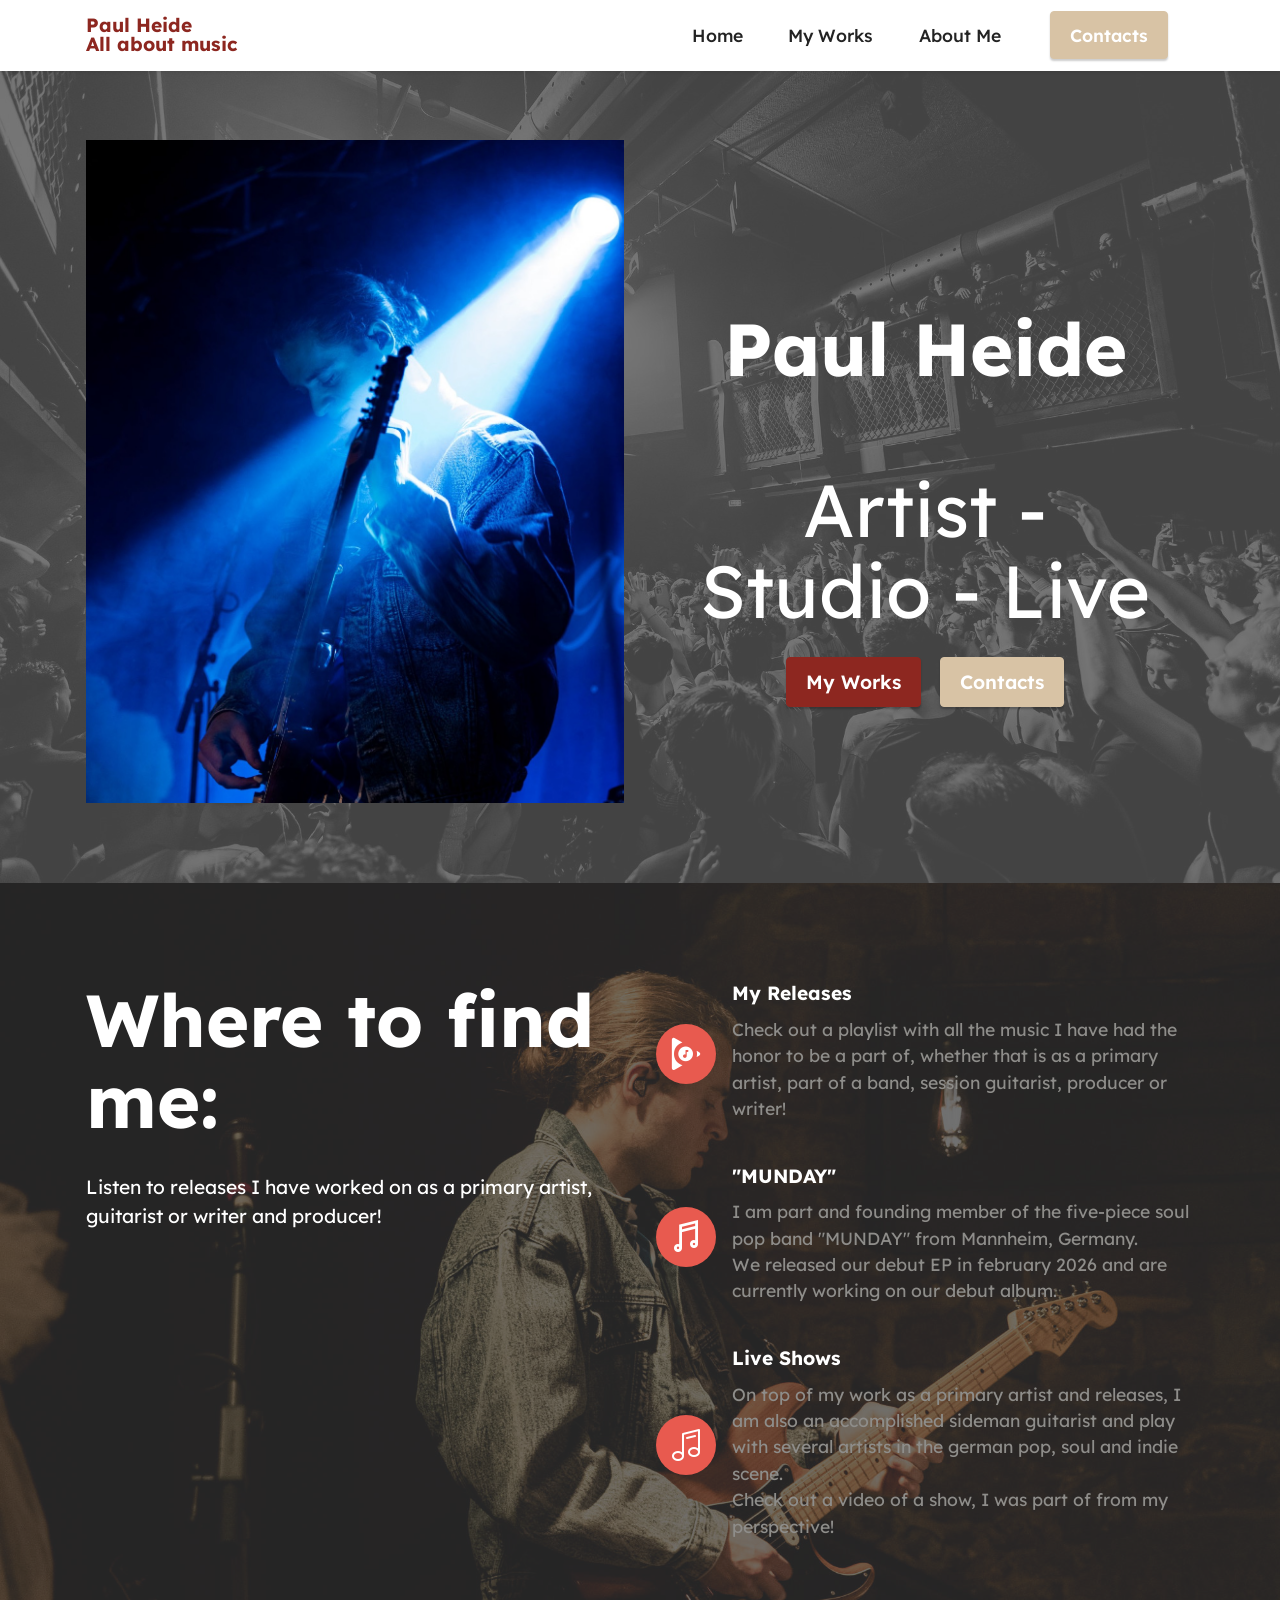
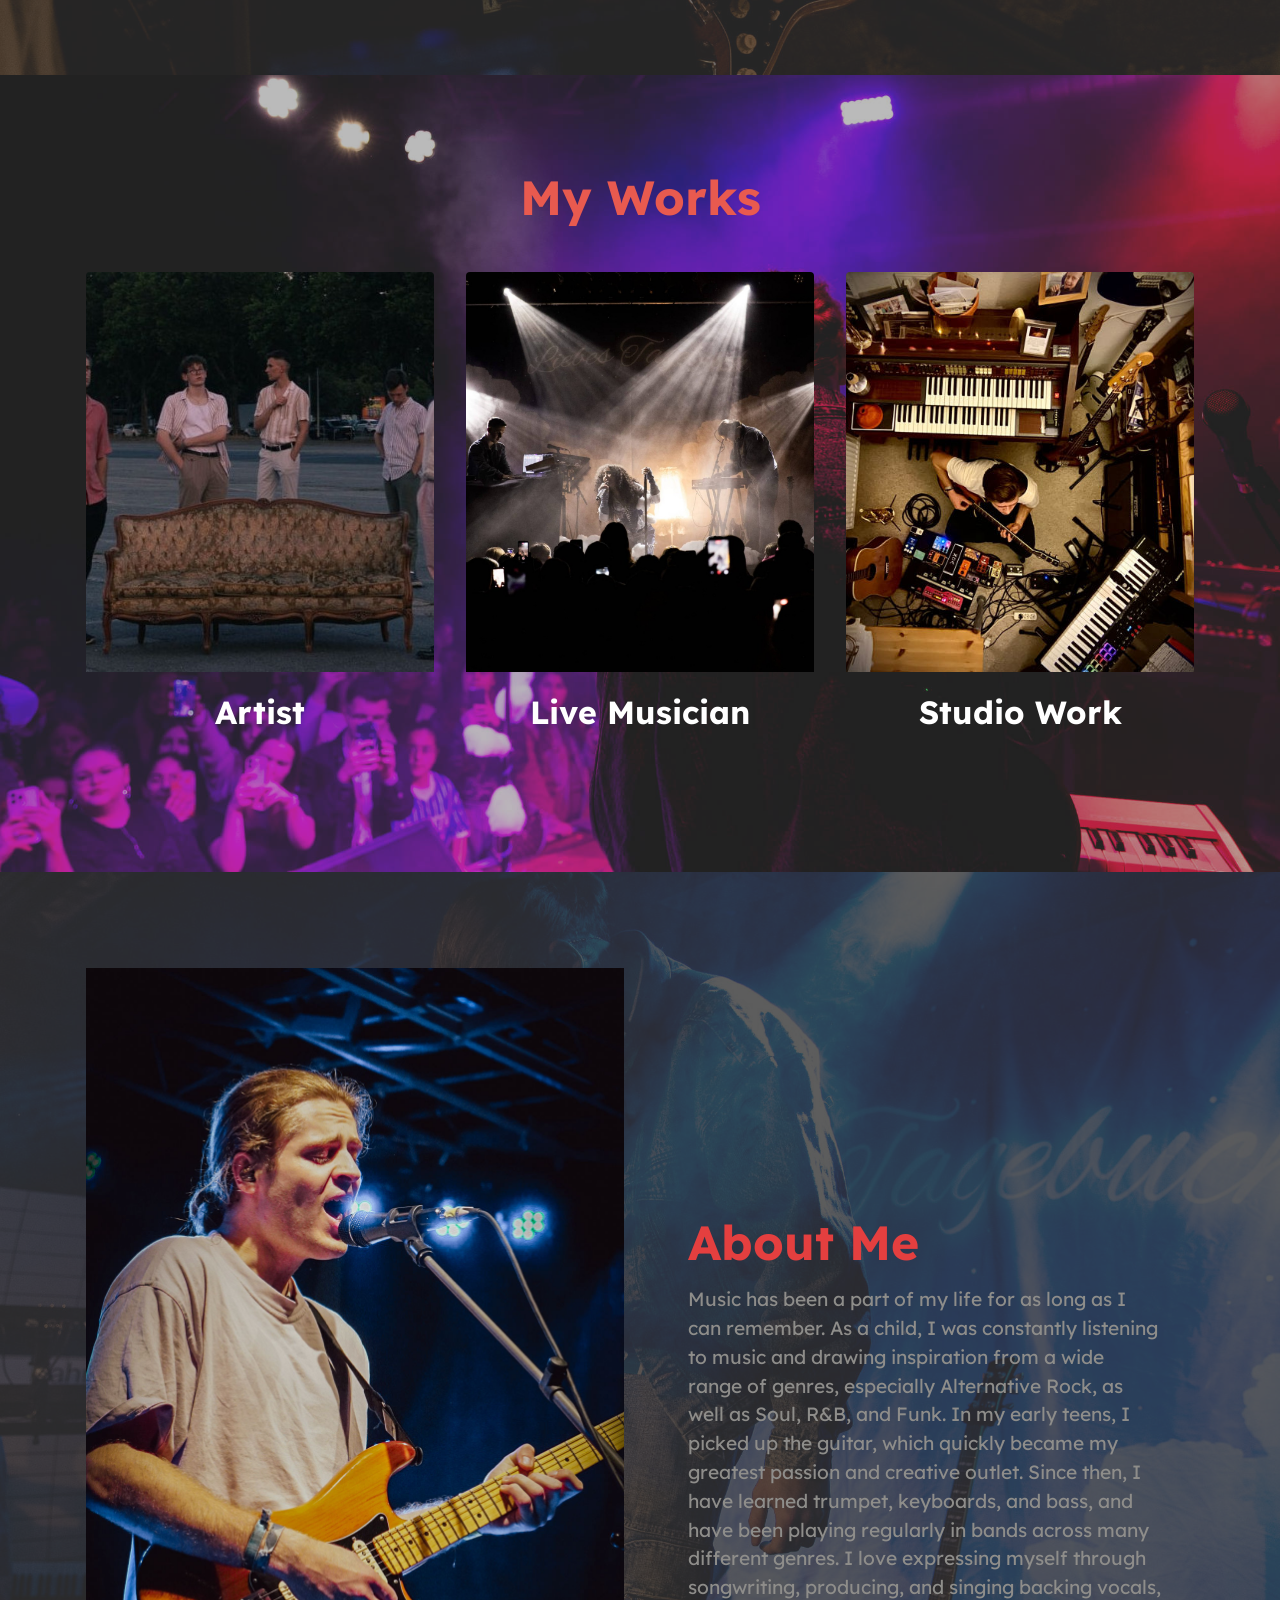
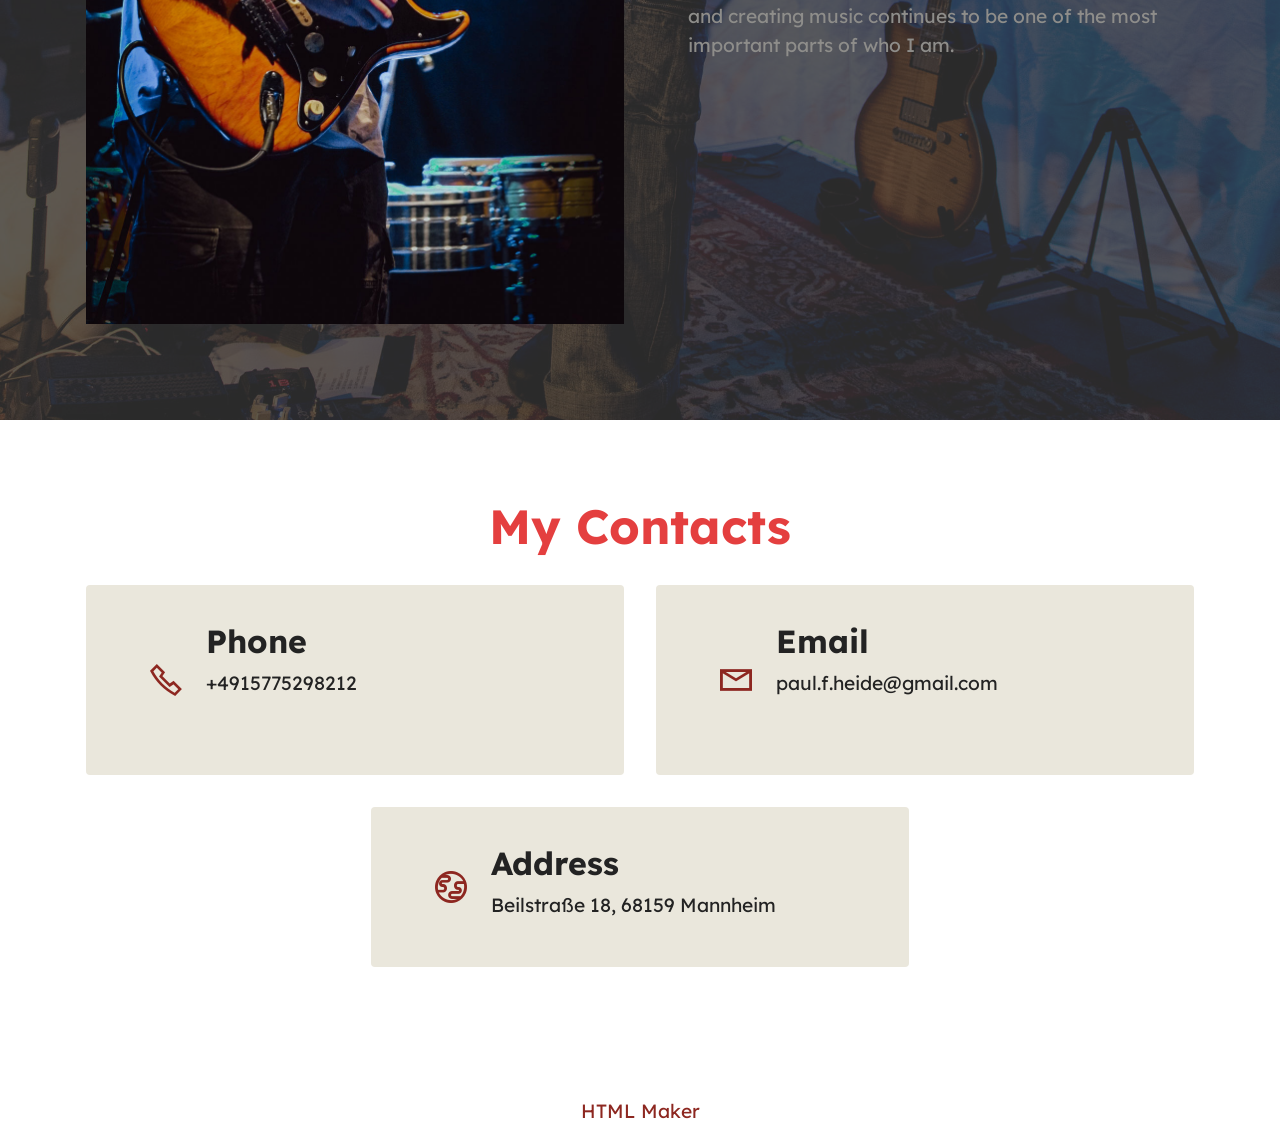
<file: index.html>
<!DOCTYPE html>
<html  >
<head>
  <!-- Site made with Mobirise Website Builder v6.1.12, https://mobirise.com -->
  <meta charset="UTF-8">
  <meta http-equiv="X-UA-Compatible" content="IE=edge">
  <meta name="generator" content="Mobirise v6.1.12, mobirise.com">
  <meta name="viewport" content="width=device-width, initial-scale=1, minimum-scale=1">
  <link rel="shortcut icon" href="assets/images/logo.png" type="image/x-icon">
  <meta name="description" content="">
  
  
  <title>Home</title>
  <link rel="stylesheet" href="assets/web/assets/mobirise-icons2/mobirise2.css">
  <link rel="stylesheet" href="assets/web/assets/mobirise-icons-bold/mobirise-icons-bold.css">
  <link rel="stylesheet" href="assets/bootstrap/css/bootstrap.min.css">
  <link rel="stylesheet" href="assets/dropdown/css/style.css">
  <link rel="stylesheet" href="assets/socicon/css/styles.css">
  <link rel="stylesheet" href="assets/theme/css/style.css">
  <link rel="preload" href="https://fonts.googleapis.com/css?family=Lexend:100,200,300,400,500,600,700,800,900&display=swap" as="style" onload="this.onload=null;this.rel='stylesheet'">
  <noscript><link rel="stylesheet" href="https://fonts.googleapis.com/css?family=Lexend:100,200,300,400,500,600,700,800,900&display=swap"></noscript>
  <link rel="preload" as="style" href="assets/mobirise/css/mbr-additional.css?v=GwFAIs"><link rel="stylesheet" href="assets/mobirise/css/mbr-additional.css?v=GwFAIs" type="text/css">

  
  
  
</head>
<body>
  
  <section data-bs-version="5.1" class="menu menu2 cid-sFF0ciwnEL" once="menu" id="menu2-0">
    
    <nav class="navbar navbar-dropdown navbar-fixed-top navbar-expand-lg">
        <div class="container">
            <div class="navbar-brand">
                
                <span class="navbar-caption-wrap"><a class="navbar-caption text-primary display-7">Paul Heide<br>All about music<br></a></span>
            </div>
            <button class="navbar-toggler" type="button" data-toggle="collapse" data-bs-toggle="collapse" data-target="#navbarSupportedContent" data-bs-target="#navbarSupportedContent" aria-controls="navbarNavAltMarkup" aria-expanded="false" aria-label="Toggle navigation">
                <div class="hamburger">
                    <span></span>
                    <span></span>
                    <span></span>
                    <span></span>
                </div>
            </button>
            <div class="collapse navbar-collapse" id="navbarSupportedContent">
                <ul class="navbar-nav nav-dropdown" data-app-modern-menu="true"><li class="nav-item"><a class="nav-link link text-black text-primary display-4" href="index.html#top">Home</a></li>
                    <li class="nav-item"><a class="nav-link link text-black text-primary display-4" href="index.html#features03-j">My Works</a></li><li class="nav-item"><a class="nav-link link text-black text-primary display-4" href="index.html#image1-b">About Me</a></li></ul>
                
                <div class="navbar-buttons mbr-section-btn"><a class="btn btn-secondary display-4" href="index.html#bottom">
                        Contacts</a></div>
            </div>
        </div>
    </nav>
</section>

<section data-bs-version="5.1" class="header11 cid-sFF0SGinka" id="header11-1">

    

    <div class="mbr-overlay" style="opacity: 0.8; background-color: rgb(84, 84, 84);"></div>

    <div class="container">
        <div class="row justify-content-center">
            <div class="col-12 col-md-6 image-wrapper">
                <img class="w-100" src="assets/images/-09a1340-1256x1570.jpeg" alt="Mobirise Website Builder">
            </div>
            <div class="col-12 col-md">
                <div class="text-wrapper text-center">
                    <h1 class="mbr-section-title mbr-fonts-style mb-3 display-1">
                        <strong>
</strong><div><strong><br></strong></div><div><strong>Paul Heide</strong></div><div><strong><br></strong></div><div>Artist - Studio - Live</div></h1>
                    <p class="mbr-text mbr-fonts-style display-7"></p>
                    <div class="mbr-section-btn mt-3"><a class="btn btn-primary display-7" href="index.html#features03-j">My Works</a> <a class="btn btn-secondary display-7" href="index.html#bottom">Contacts</a></div>
                </div>
            </div>
        </div>
    </div>
</section>

<section data-bs-version="5.1" class="features12 cid-sFF3eJNZDT" id="features13-2">

    
    <div class="mbr-overlay" style="opacity: 0.7; background-color: rgb(53, 53, 53);">
    </div>
    <div class="container">
        <div class="row justify-content-center">
            <div class="col-12 col-lg-6">
                <div class="card-wrapper">
                    <div class="card-box align-left">
                        <h4 class="card-title mbr-fonts-style mb-4 display-1"><strong>Where to find me:</strong></h4>
                        <p class="mbr-text mbr-fonts-style mb-4 display-7">
                            Listen to releases I have worked on as a primary artist, guitarist or writer and producer!</p>
                        
                    </div>
                </div>
            </div>
            <div class="col-12 col-lg-6">
                <div class="item mbr-flex">
                    <div class="icon-box">
                        <a href="https://open.spotify.com/playlist/6hlStBcdYTtRhVlQCnwgK9?si=12e3e752bbe44ee9" target="_blank"><span class="mbr-iconfont socicon-googleplaymusic socicon"></span></a>
                    </div>
                    <div class="text-box">
                        <h4 class="icon-title mbr-black mbr-fonts-style display-7">
                            <strong>My Releases</strong></h4>
                        <h5 class="icon-text mbr-black mbr-fonts-style display-4">Check out a playlist with all the music I have had the honor to be a part of, whether that is as a primary artist, part of a band, session guitarist, producer or writer!&nbsp;</h5>
                    </div>
                </div>
                <div class="item mbr-flex">
                    <div class="icon-box">
                        <a href="https://www.wonderlink.de/%40munday" target="_blank"><span class="mbr-iconfont mobi-mbri-music mobi-mbri"></span></a>
                    </div>
                    <div class="text-box">
                        <h4 class="icon-title mbr-black mbr-fonts-style display-7">
                            <strong>"MUNDAY"</strong></h4>
                        <h5 class="icon-text mbr-black mbr-fonts-style display-4">I am part and founding member of the five-piece soul pop band "MUNDAY" from Mannheim, Germany.<br>We released our debut EP in february 2026 and are currently working on our debut album.</h5>
                    </div>
                </div>
                <div class="item mbr-flex">
                    <div class="icon-box">
                        <a href="https://www.instagram.com/paulheide_music?igsh=ZmU2MHlyOTNuN2Z5" target="_blank"><span class="mbr-iconfont mbrib-music"></span></a>
                    </div>
                    <div class="text-box">
                        <h4 class="icon-title mbr-black mbr-fonts-style display-7"><strong>Live Shows&nbsp;</strong></h4>
                        <h5 class="icon-text mbr-black mbr-fonts-style display-4">On top of my work as a primary artist and releases, I am also an accomplished sideman guitarist and play with several artists in the german pop, soul and indie scene.&nbsp;<br>Check out a video of a show, I was part of from my perspective!&nbsp;</h5>
                    </div>
                </div>
            </div>
        </div>
    </div>
</section>

<section data-bs-version="5.1" class="features03 cid-vo1O73lbsY" id="features03-j">
	
	<div class="mbr-overlay"></div>
	<div class="container">
		<div class="row justify-content-center mb-5">
			<div class="col-12 content-head">
				<div class="mbr-section-head">
					<h4 class="mbr-section-title mbr-fonts-style align-center mb-0 display-2">
						<strong>My Works</strong></h4>
					
				</div>
			</div>
		</div>
		<div class="row">
			<div class="item features-image col-12 col-md-6 col-lg-4 active">
				<div class="item-wrapper">
					<div class="item-img mb-3">
						<a href="page1.html" target="_blank"><img src="assets/images/whatsapp-image-2026-06-17-at-16.55.56-596x1060.jpeg" alt="Mobirise Website Builder" title=""></a>
					</div>
					<div class="item-content align-left">
						<h5 class="item-title mbr-fonts-style mt-0 mb-2 display-5">
							<strong>Artist</strong></h5>
						
						
					</div>
				</div>
			</div>
			<div class="item features-image col-12 col-md-6 col-lg-4">
				<div class="item-wrapper">
					<div class="item-img mb-3">
						<a href="page2.html" target="_blank"><img src="assets/images/whatsapp-image-2026-06-29-at-19.52.11-1638x2048.jpeg" alt="Mobirise Website Builder" title="" data-slide-to="1" data-bs-slide-to="1"></a>
					</div>
					<div class="item-content align-left">
						<h5 class="item-title mbr-fonts-style mb-2 mt-0 display-5">
							<strong>Live Musician</strong></h5>
						
						
					</div>
				</div>
			</div>
			<div class="item features-image col-12 col-md-6 col-lg-4">
				<div class="item-wrapper">
					<div class="item-img mb-3">
						<a href="page4.html" target="_blank"><img src="assets/images/whatsapp-image-2026-06-17-at-16.53.47-596x523.jpg" alt="Mobirise Website Builder" title="" data-slide-to="2" data-bs-slide-to="2"></a>
					</div>
					<div class="item-content align-left">
						<h5 class="item-title mbr-fonts-style mb-2 mt-0 display-5">
						    <strong>Studio Work</strong></h5>
						
						
					</div>
				</div>
			</div>
		</div>
	</div>
</section>

<section data-bs-version="5.1" class="image1 cid-sFF75ZhH2d" id="image1-b">
    

    <div class="mbr-overlay" style="opacity: 0.8; background-color: rgb(53, 53, 53);">
    </div>

    <div class="container">
        <div class="row align-items-center">
            <div class="col-12 col-lg-6">
                <div class="image-wrapper">
                    <img src="assets/images/dsc07105-1080x1920.jpg" alt="Mobirise Website Builder">
                    
                </div>
            </div>
            <div class="col-12 col-lg">
                <div class="text-wrapper">
                    <h3 class="mbr-section-title mbr-fonts-style mb-3 display-2">
                        <strong>About Me</strong></h3>
                    <p class="mbr-text mbr-fonts-style display-7">Music has been a part of my life for as long as I can remember. As a child, I was constantly listening to music and drawing inspiration from a wide range of genres, especially Alternative Rock, as well as Soul, R&amp;B, and Funk. In my early teens, I picked up the guitar, which quickly became my greatest passion and creative outlet. Since then, I have learned trumpet, keyboards, and bass, and have been playing regularly in bands across many different genres. I love expressing myself through songwriting, producing, and singing backing vocals, and creating music continues to be one of the most important parts of who I am.</p>
                </div>
            </div>
        </div>
    </div>
</section>

<section data-bs-version="5.1" class="contacts2 cid-sFF3B84VW8" id="contacts2-8">
    <!---->
    
    
    <div class="container">
        <div class="mbr-section-head">
            <h3 class="mbr-section-title mbr-fonts-style align-center mb-0 display-2">
                <strong>My Contacts</strong>
            </h3>
            
        </div>
        <div class="row justify-content-center mt-4">
            <div class="card col-12 col-md-6">
                <div class="card-wrapper">
                    <div class="image-wrapper">
                        <span class="mbr-iconfont mobi-mbri-phone mobi-mbri"></span>
                    </div>
                    <div class="text-wrapper">
                        <h6 class="card-title mbr-fonts-style mb-1 display-5">
                            <strong>Phone</strong>
                        </h6>
                        <p class="mbr-text mbr-fonts-style display-7">+4915775298212<br><br></p>
                    </div>
                </div>
            </div>
            <div class="card col-12 col-md-6">
                <div class="card-wrapper">
                    <div class="image-wrapper">
                        <span class="mbr-iconfont mobi-mbri-letter mobi-mbri"></span>
                    </div>
                    <div class="text-wrapper">
                        <h6 class="card-title mbr-fonts-style mb-1 display-5">
                            <strong>Email</strong>
                        </h6>
                        <p class="mbr-text mbr-fonts-style display-7">paul.f.heide@gmail.com</p>
                    </div>
                </div>
            </div>
            <div class="card col-12 col-md-6">
                <div class="card-wrapper">
                    <div class="image-wrapper">
                        <span class="mbr-iconfont mobi-mbri-globe mobi-mbri"></span>
                    </div>
                    <div class="text-wrapper">
                        <h6 class="card-title mbr-fonts-style mb-1 display-5">
                            <strong>Address</strong>
                        </h6>
                        <p class="mbr-text mbr-fonts-style display-7">
                            Beilstraße 18, 68159 Mannheim</p>
                    </div>
                </div>
            </div>
            
        </div>
    </div>
</section><section class="display-7" style="padding: 0;align-items: center;justify-content: center;flex-wrap: wrap;    align-content: center;display: flex;position: relative;height: 4rem;"><a href="https://mobiri.se/" style="flex: 1 1;height: 4rem;position: absolute;width: 100%;z-index: 1;"><img alt="" style="height: 4rem;" src="[data-uri]"></a><p style="margin: 0;text-align: center;" class="display-7">&#8204;</p><a style="z-index:1" href="https://mobirise.com/html-builder.html">HTML Maker</a></section><script src="assets/bootstrap/js/bootstrap.bundle.min.js"></script>  <script src="assets/smoothscroll/smooth-scroll.js"></script>  <script src="assets/ytplayer/index.js"></script>  <script src="assets/dropdown/js/navbar-dropdown.js"></script>  <script src="assets/theme/js/script.js"></script>  
  
  
</body>
</html>
</file>
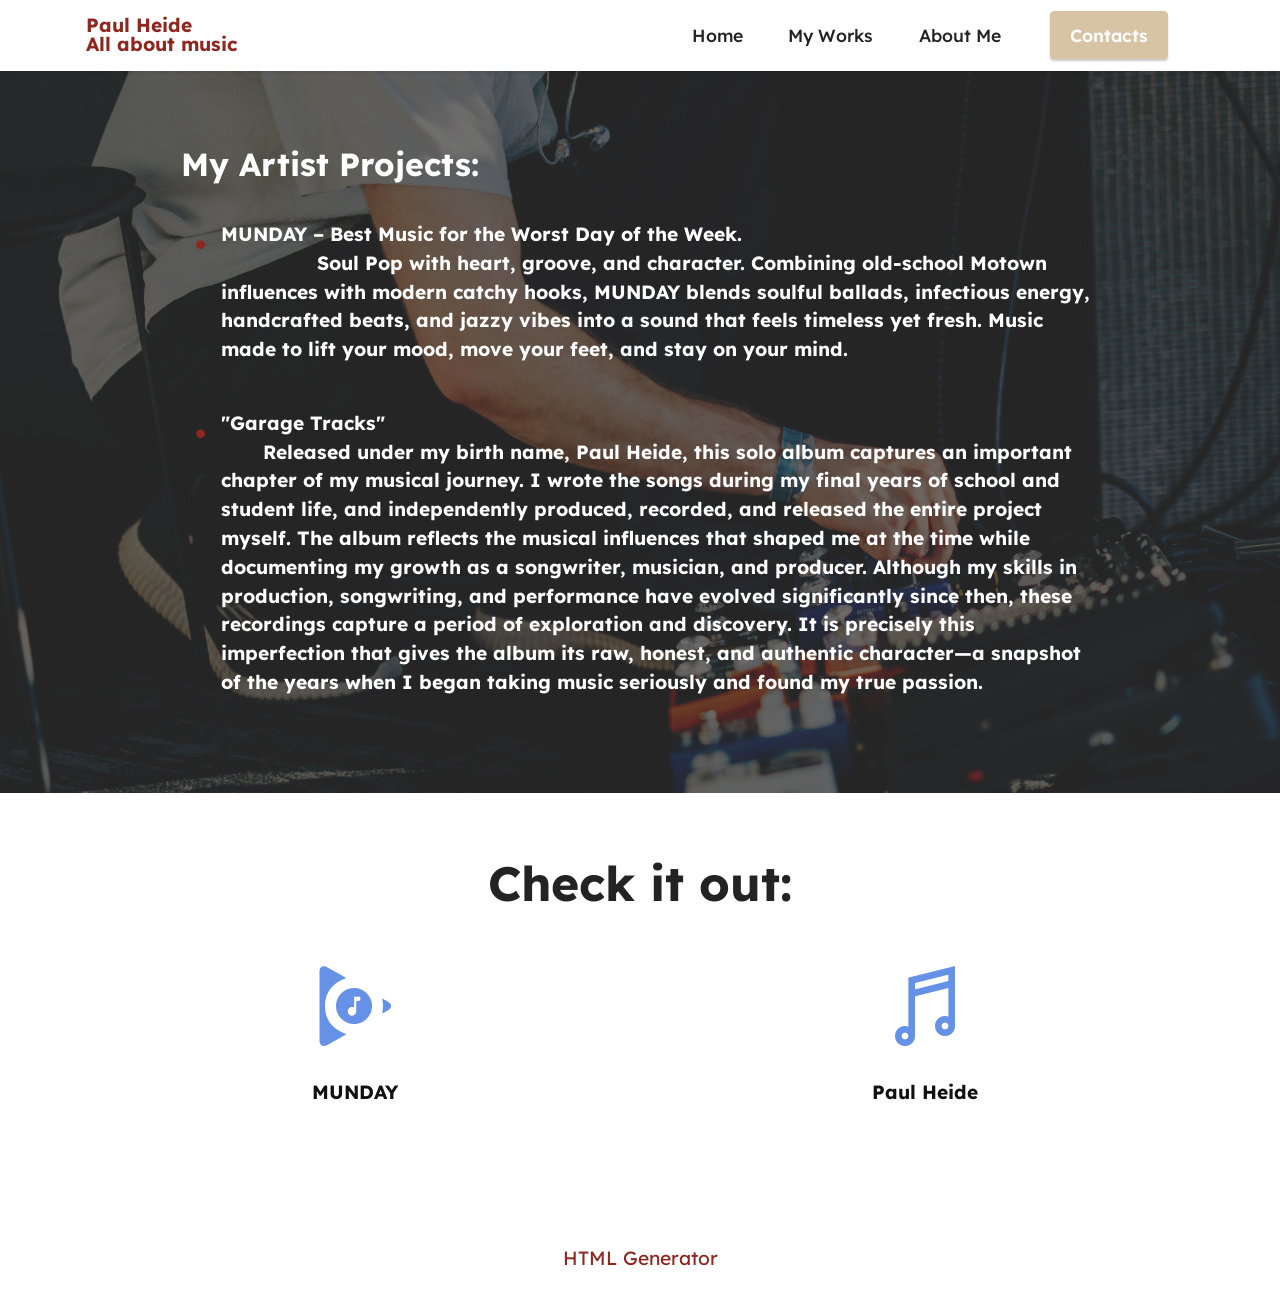
<file: page1.html>
<!DOCTYPE html>
<html  >
<head>
  <!-- Site made with Mobirise Website Builder v6.1.12, https://mobirise.com -->
  <meta charset="UTF-8">
  <meta http-equiv="X-UA-Compatible" content="IE=edge">
  <meta name="generator" content="Mobirise v6.1.12, mobirise.com">
  <meta name="viewport" content="width=device-width, initial-scale=1, minimum-scale=1">
  <link rel="shortcut icon" href="assets/images/logo.png" type="image/x-icon">
  <meta name="description" content="">
  
  
  <title>Artist</title>
  <link rel="stylesheet" href="assets/web/assets/mobirise-icons2/mobirise2.css">
  <link rel="stylesheet" href="assets/bootstrap/css/bootstrap.min.css">
  <link rel="stylesheet" href="assets/parallax/jarallax.css">
  <link rel="stylesheet" href="assets/dropdown/css/style.css">
  <link rel="stylesheet" href="assets/socicon/css/styles.css">
  <link rel="stylesheet" href="assets/theme/css/style.css">
  <link rel="preload" href="https://fonts.googleapis.com/css?family=Lexend:100,200,300,400,500,600,700,800,900&display=swap" as="style" onload="this.onload=null;this.rel='stylesheet'">
  <noscript><link rel="stylesheet" href="https://fonts.googleapis.com/css?family=Lexend:100,200,300,400,500,600,700,800,900&display=swap"></noscript>
  <link rel="preload" as="style" href="assets/mobirise/css/mbr-additional.css?v=k5BihB"><link rel="stylesheet" href="assets/mobirise/css/mbr-additional.css?v=k5BihB" type="text/css">

  
  
  
</head>
<body>
  
  <section data-bs-version="5.1" class="menu menu2 cid-sFF0ciwnEL" once="menu" id="menu2-0">
    
    <nav class="navbar navbar-dropdown navbar-fixed-top navbar-expand-lg">
        <div class="container">
            <div class="navbar-brand">
                
                <span class="navbar-caption-wrap"><a class="navbar-caption text-primary display-7">Paul Heide<br>All about music<br></a></span>
            </div>
            <button class="navbar-toggler" type="button" data-toggle="collapse" data-bs-toggle="collapse" data-target="#navbarSupportedContent" data-bs-target="#navbarSupportedContent" aria-controls="navbarNavAltMarkup" aria-expanded="false" aria-label="Toggle navigation">
                <div class="hamburger">
                    <span></span>
                    <span></span>
                    <span></span>
                    <span></span>
                </div>
            </button>
            <div class="collapse navbar-collapse" id="navbarSupportedContent">
                <ul class="navbar-nav nav-dropdown" data-app-modern-menu="true"><li class="nav-item"><a class="nav-link link text-black text-primary display-4" href="index.html#top">Home</a></li>
                    <li class="nav-item"><a class="nav-link link text-black text-primary display-4" href="index.html#features03-j">My Works</a></li><li class="nav-item"><a class="nav-link link text-black text-primary display-4" href="index.html#image1-b">About Me</a></li></ul>
                
                <div class="navbar-buttons mbr-section-btn"><a class="btn btn-secondary display-4" href="index.html#bottom">
                        Contacts</a></div>
            </div>
        </div>
    </nav>
</section>

<section data-bs-version="5.1" class="content14 cid-vmOW5bEeF6 mbr-parallax-background" id="content14-3">
    

    
    <div class="mbr-overlay" style="opacity: 0.7; background-color: rgb(53, 53, 53);"></div>
    
    <div class="container">
        <div class="row justify-content-center">
            <div class="col-md-12 col-lg-10">
                    <h3 class="mbr-section-title mbr-fonts-style mb-4 display-5">
                        <strong>My Artist Projects:</strong></h3>
                <ul class="list mbr-fonts-style display-7">
                    <li><strong>MUNDAY – Best Music for the Worst Day of the Week.&nbsp; &nbsp; &nbsp; &nbsp; &nbsp; &nbsp; &nbsp; &nbsp; &nbsp; &nbsp; &nbsp; &nbsp; &nbsp; &nbsp; &nbsp; &nbsp; &nbsp; &nbsp; &nbsp; &nbsp; &nbsp; &nbsp; &nbsp; &nbsp; &nbsp; &nbsp; &nbsp; &nbsp; &nbsp; &nbsp; &nbsp; &nbsp; &nbsp; &nbsp; &nbsp; &nbsp; &nbsp; &nbsp;&nbsp;</strong><strong style="font-size: 1.2rem;">Soul Pop with heart, groove, and character. Combining old-school Motown influences with modern catchy hooks, MUNDAY blends soulful ballads, infectious energy, handcrafted beats, and jazzy vibes into a sound that feels timeless yet fresh. Music made to lift your mood, move your feet, and stay on your mind.&nbsp; &nbsp; &nbsp; &nbsp; &nbsp; &nbsp; &nbsp; &nbsp; &nbsp; &nbsp; &nbsp; &nbsp; &nbsp; &nbsp; &nbsp; &nbsp; &nbsp; &nbsp; &nbsp; &nbsp; &nbsp; &nbsp; &nbsp; &nbsp; &nbsp; &nbsp; &nbsp; &nbsp; &nbsp; &nbsp; &nbsp; &nbsp; &nbsp; &nbsp; &nbsp; &nbsp; &nbsp; &nbsp; &nbsp; &nbsp; &nbsp; &nbsp; &nbsp; &nbsp; &nbsp; &nbsp; &nbsp; &nbsp; &nbsp; &nbsp; &nbsp; &nbsp;&nbsp;</strong></li><li><strong style="font-size: 1.2rem;">"Garage Tracks"&nbsp; &nbsp; &nbsp; &nbsp; &nbsp; &nbsp; &nbsp; &nbsp; &nbsp; &nbsp; &nbsp; &nbsp; &nbsp; &nbsp; &nbsp; &nbsp; &nbsp; &nbsp; &nbsp; &nbsp; &nbsp; &nbsp; &nbsp; &nbsp; &nbsp; &nbsp; &nbsp; &nbsp; &nbsp; &nbsp; &nbsp; &nbsp; &nbsp; &nbsp; &nbsp; &nbsp; &nbsp; &nbsp; &nbsp; &nbsp; &nbsp; &nbsp; &nbsp; &nbsp; &nbsp; &nbsp; &nbsp; &nbsp; &nbsp; &nbsp; &nbsp; &nbsp; &nbsp; &nbsp; &nbsp; &nbsp; &nbsp; &nbsp; &nbsp; &nbsp; &nbsp; &nbsp; &nbsp; &nbsp;</strong><strong style="font-size: 1.2rem;">Released under my birth name, Paul Heide, this solo album captures an important chapter of my musical journey. I wrote the songs during my final years of school and student life, and independently produced, recorded, and released the entire project myself. The album reflects the musical influences that shaped me at the time while documenting my growth as a songwriter, musician, and producer. Although my skills in production, songwriting, and performance have evolved significantly since then, these recordings capture a period of exploration and discovery. It is precisely this imperfection that gives the album its raw, honest, and authentic character—a snapshot of the years when I began taking music seriously and found my true passion.</strong></li>
                </ul>
            </div>
        </div>
    </div>
</section>

<section data-bs-version="5.1" class="features14 cid-vmOY10X6MV" id="features14-4">
    

    
    
    <div class="container">
        <div class="row mb-5">
            <div class="col-12">
                <h3 class="mbr-section-title align-center mbr-fonts-style display-2"><strong>Check it out:</strong></h3>
            </div>
        </div>
        <div class="row">
            <div class="item features-without-image mb-5 col-12 col-md-6">
                <div class="item-wrapper">
                    <div class="card-box align-center">
                        <a href="https://www.wonderlink.de/%40munday" target="_blank"><span class="mbr-iconfont socicon-googleplaymusic socicon"></span></a>
                        <h4 class="card-title align-center mbr-black mbr-fonts-style display-7">
                            <strong>MUNDAY</strong></h4>
                    </div>
                </div>
            </div>
            <div class="item features-without-image mb-5 col-12 col-md-6">
                <div class="item-wrapper">
                    <div class="card-box align-center">
                        <a href="https://open.spotify.com/intl-de/album/2OCIM0AXjV6qne1QsVHMaq?si=7722eAjmSZORkKN9PSsOgg" target="_blank"><span class="mbr-iconfont mobi-mbri-music mobi-mbri"></span></a>
                        <h4 class="card-title align-center mbr-black mbr-fonts-style display-7">
                            <strong>Paul Heide</strong></h4>
                    </div>
                </div>
            </div>
            
            
            
            
        </div>
    </div>
</section><section class="display-7" style="padding: 0;align-items: center;justify-content: center;flex-wrap: wrap;    align-content: center;display: flex;position: relative;height: 4rem;"><a href="https://mobiri.se/" style="flex: 1 1;height: 4rem;position: absolute;width: 100%;z-index: 1;"><img alt="" style="height: 4rem;" src="[data-uri]"></a><p style="margin: 0;text-align: center;" class="display-7">&#8204;</p><a style="z-index:1" href="https://mobirise.com/html-builder.html">HTML Generator</a></section><script src="assets/bootstrap/js/bootstrap.bundle.min.js"></script>  <script src="assets/parallax/jarallax.js"></script>  <script src="assets/smoothscroll/smooth-scroll.js"></script>  <script src="assets/ytplayer/index.js"></script>  <script src="assets/dropdown/js/navbar-dropdown.js"></script>  <script src="assets/theme/js/script.js"></script>  
  
  
</body>
</html>
</file>
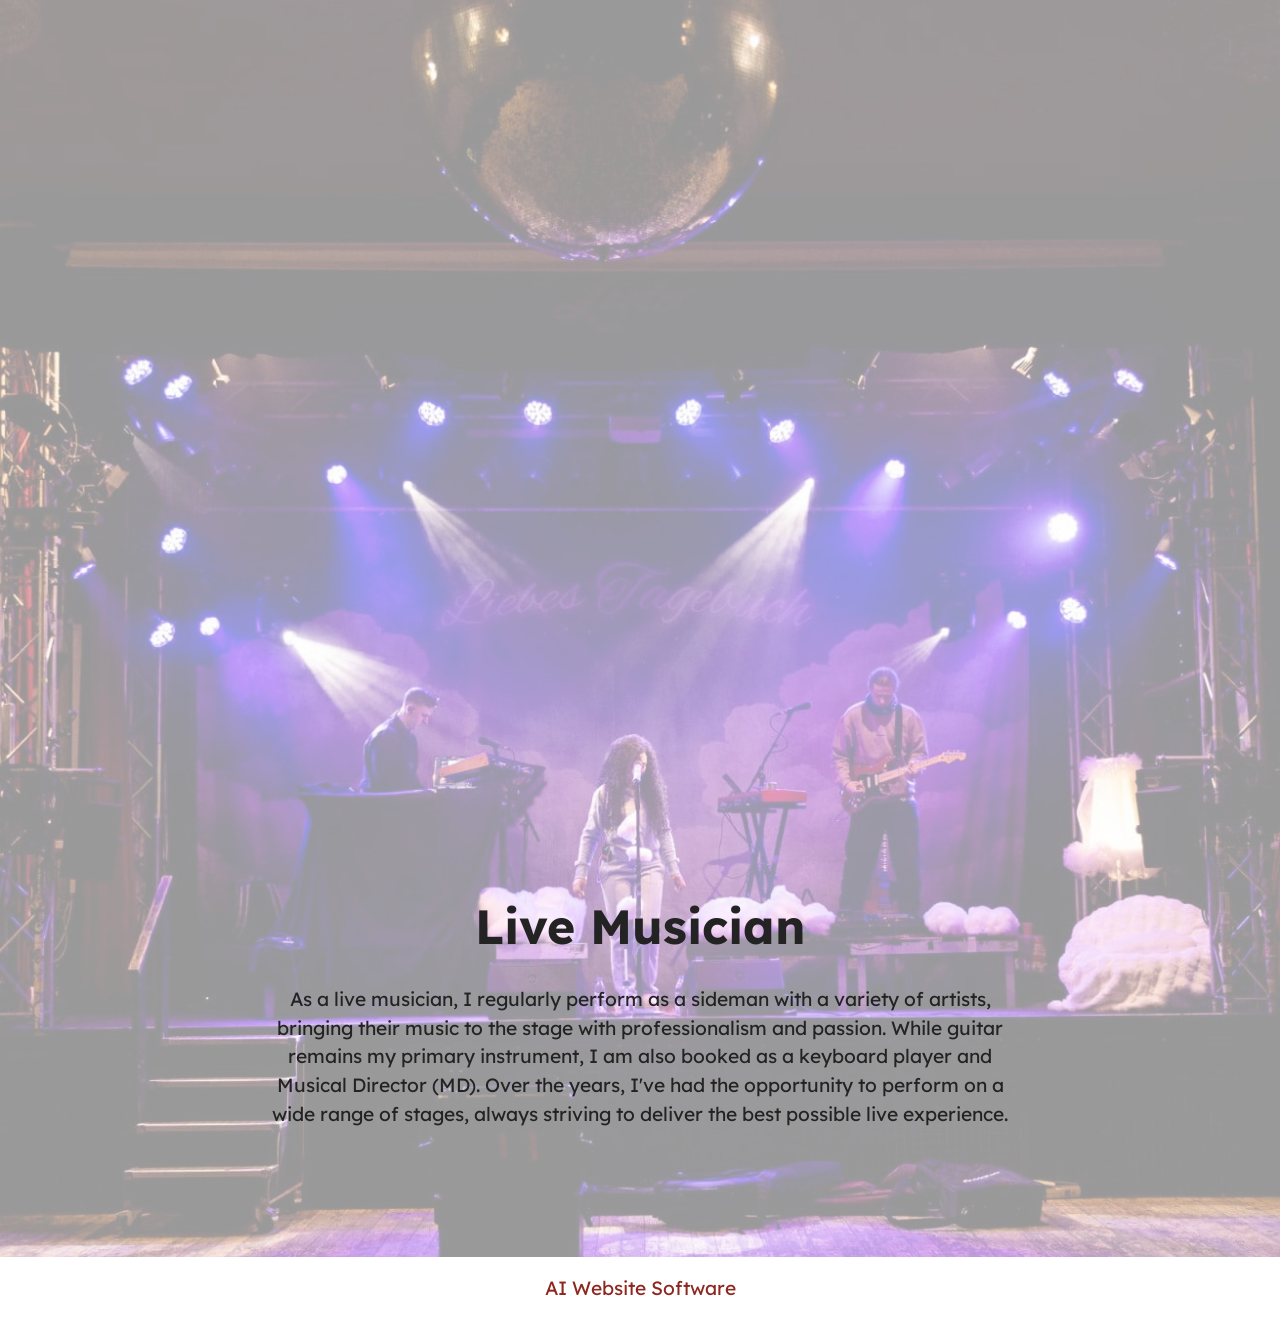
<file: page2.html>
<!DOCTYPE html>
<html  >
<head>
  <!-- Site made with Mobirise Website Builder v6.1.12, https://mobirise.com -->
  <meta charset="UTF-8">
  <meta http-equiv="X-UA-Compatible" content="IE=edge">
  <meta name="generator" content="Mobirise v6.1.12, mobirise.com">
  <meta name="viewport" content="width=device-width, initial-scale=1, minimum-scale=1">
  <link rel="shortcut icon" href="assets/images/logo.png" type="image/x-icon">
  <meta name="description" content="">
  
  
  <title>Live Musician</title>
  <link rel="stylesheet" href="assets/bootstrap/css/bootstrap.min.css">
  <link rel="stylesheet" href="assets/theme/css/style.css">
  <link rel="preload" href="https://fonts.googleapis.com/css?family=Lexend:100,200,300,400,500,600,700,800,900&display=swap" as="style" onload="this.onload=null;this.rel='stylesheet'">
  <noscript><link rel="stylesheet" href="https://fonts.googleapis.com/css?family=Lexend:100,200,300,400,500,600,700,800,900&display=swap"></noscript>
  <link rel="preload" as="style" href="assets/mobirise/css/mbr-additional.css?v=ySECuu"><link rel="stylesheet" href="assets/mobirise/css/mbr-additional.css?v=ySECuu" type="text/css">

  
  
  
</head>
<body>
  
  <section data-bs-version="5.1" class="video03 cid-vnRsZyNnzM" id="video03-b">
  
  <div class="mbr-overlay" style="opacity: 0.6; background-color: rgb(255, 255, 255);"></div>

  <div class="text-center container-fluid">
    <div class="row justify-content-center">
      <div class="mbr-figure col-12 mb-5 col-md-10"><iframe class="mbr-embedded-video" src="https://youtube.com/embed/Og18c4gm3Bc?feature=share&amp;loop=1&amp;autoplay=1" width="800" height="600" frameborder="0" allowfullscreen></iframe></div>
    </div>
    <div class="row justify-content-center">
      <div class="col-md-12 content-text">
        <h5 class="mbr-section-title mbr-fonts-style mb-4 display-2">
          <strong>Live Musician</strong></h5>
        <p class="mbr-text mbr-fonts-style mb-4 display-7">
          As a live musician, I regularly perform as a sideman with a variety of artists, bringing their music to the stage with professionalism and passion. While guitar remains my primary instrument, I am also booked as a keyboard player and Musical Director (MD). Over the years, I've had the opportunity to perform on a wide range of stages, always striving to deliver the best possible live experience.
        </p>
        
      </div>
    </div>
  </div>
</section><section class="display-7" style="padding: 0;align-items: center;justify-content: center;flex-wrap: wrap;    align-content: center;display: flex;position: relative;height: 4rem;"><a href="https://mobiri.se/" style="flex: 1 1;height: 4rem;position: absolute;width: 100%;z-index: 1;"><img alt="" style="height: 4rem;" src="[data-uri]"></a><p style="margin: 0;text-align: center;" class="display-7">&#8204;</p><a style="z-index:1" href="https://mobirise.com/builder/ai-website-builder.html">AI Website Software</a></section><script src="assets/bootstrap/js/bootstrap.bundle.min.js"></script>  <script src="assets/smoothscroll/smooth-scroll.js"></script>  <script src="assets/ytplayer/index.js"></script>  <script src="assets/playervimeo/vimeo_player.js"></script>  <script src="assets/theme/js/script.js"></script>  
  
  
</body>
</html>
</file>
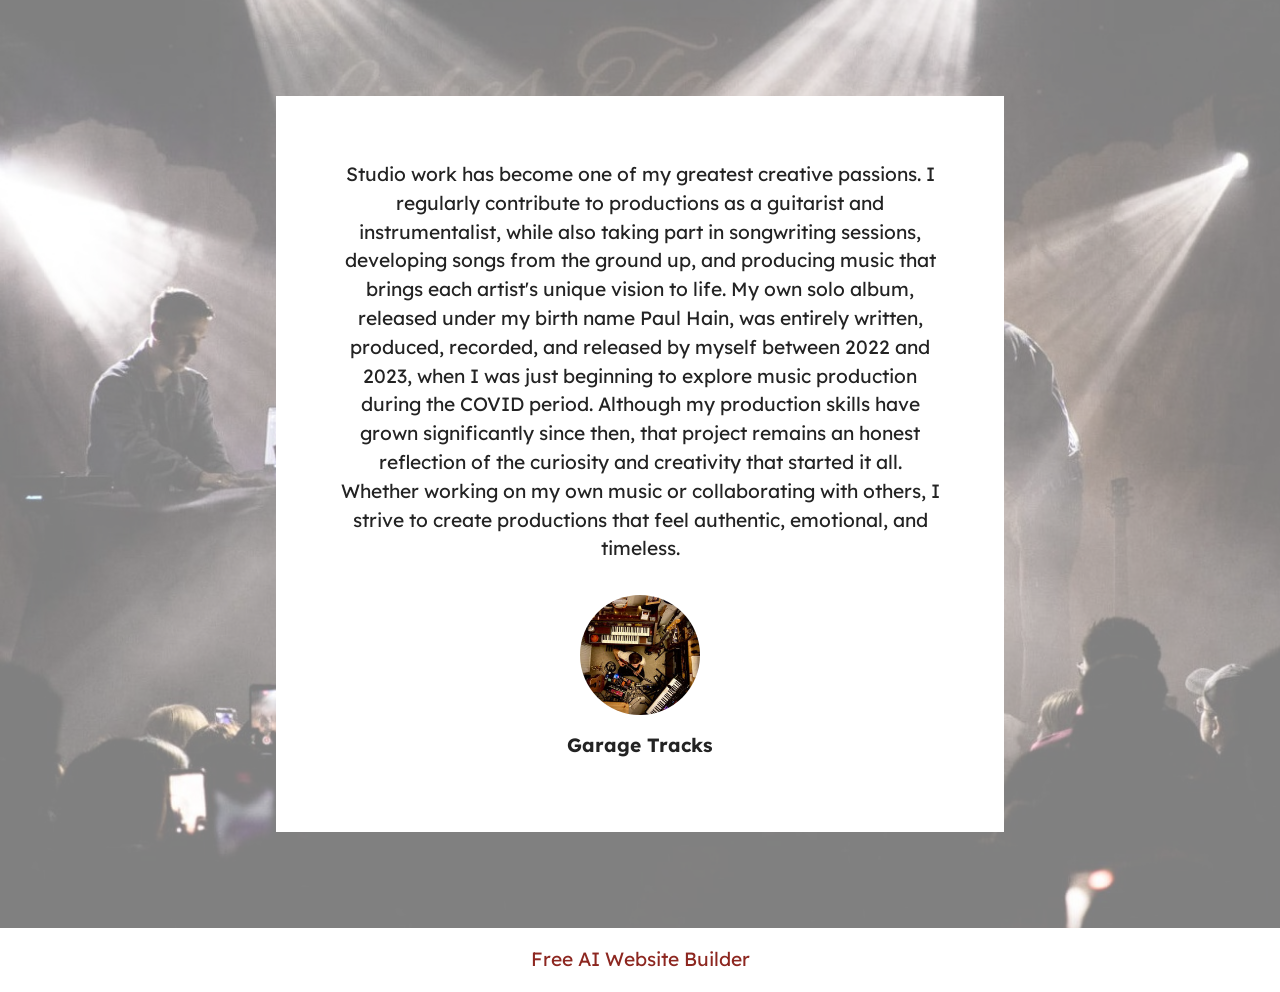
<file: page4.html>
<!DOCTYPE html>
<html  >
<head>
  <!-- Site made with Mobirise Website Builder v6.1.12, https://mobirise.com -->
  <meta charset="UTF-8">
  <meta http-equiv="X-UA-Compatible" content="IE=edge">
  <meta name="generator" content="Mobirise v6.1.12, mobirise.com">
  <meta name="viewport" content="width=device-width, initial-scale=1, minimum-scale=1">
  <link rel="shortcut icon" href="assets/images/logo.png" type="image/x-icon">
  <meta name="description" content="">
  
  
  <title>Studio Work</title>
  <link rel="stylesheet" href="assets/bootstrap/css/bootstrap.min.css">
  <link rel="stylesheet" href="assets/theme/css/style.css">
  <link rel="preload" href="https://fonts.googleapis.com/css?family=Lexend:100,200,300,400,500,600,700,800,900&display=swap" as="style" onload="this.onload=null;this.rel='stylesheet'">
  <noscript><link rel="stylesheet" href="https://fonts.googleapis.com/css?family=Lexend:100,200,300,400,500,600,700,800,900&display=swap"></noscript>
  <link rel="preload" as="style" href="assets/mobirise/css/mbr-additional.css?v=QYP7mg"><link rel="stylesheet" href="assets/mobirise/css/mbr-additional.css?v=QYP7mg" type="text/css">

  
  
  
</head>
<body>
  
  <section data-bs-version="5.1" class="people06 cid-vnXydYrHP9" id="people06-f">   
    

    
    <div class="mbr-overlay" style="opacity: 0.5; background-color: rgb(255, 255, 255);"></div>
    <div class="container">
        <div class="row justify-content-center">
            <div class="card col-12 col-md-12 col-lg-8">
                <div class="card-wrapper">
                    <div class="card-box align-center">
                        <p class="card-text mbr-fonts-style display-7">
                        Studio work has become one of my greatest creative passions. I regularly contribute to productions as a guitarist and instrumentalist, while also taking part in songwriting sessions, developing songs from the ground up, and producing music that brings each artist's unique vision to life. My own solo album, released under my birth name Paul Hain, was entirely written, produced, recorded, and released by myself between 2022 and 2023, when I was just beginning to explore music production during the COVID period. Although my production skills have grown significantly since then, that project remains an honest reflection of the curiosity and creativity that started it all. Whether working on my own music or collaborating with others, I strive to create productions that feel authentic, emotional, and timeless.
                        </p>
                        <div class="img-wrapper mt-4 justify-content-center">
                            <a href="https://open.spotify.com/intl-de/album/2OCIM0AXjV6qne1QsVHMaq?si=zYWBA8QpS6WNIvDM4AvySw" target="_blank"><img src="assets/images/whatsapp-image-2026-06-17-at-16.53.47-240x210.jpg" alt="" data-slide-to="0" data-bs-slide-to="0"></a>
                        </div>
                        <p class="card-title mbr-fonts-style mt-3 display-7">
                            <strong>Garage Tracks</strong></p>
                    </div>
                </div>
            </div>
        </div>
    </div>
</section><section class="display-7" style="padding: 0;align-items: center;justify-content: center;flex-wrap: wrap;    align-content: center;display: flex;position: relative;height: 4rem;"><a href="https://mobiri.se/" style="flex: 1 1;height: 4rem;position: absolute;width: 100%;z-index: 1;"><img alt="" style="height: 4rem;" src="[data-uri]"></a><p style="margin: 0;text-align: center;" class="display-7">&#8204;</p><a style="z-index:1" href="https://mobirise.com/builder/ai-website-builder.html">Free AI Website Builder</a></section><script src="assets/bootstrap/js/bootstrap.bundle.min.js"></script>  <script src="assets/smoothscroll/smooth-scroll.js"></script>  <script src="assets/ytplayer/index.js"></script>  <script src="assets/theme/js/script.js"></script>  
  
  
</body>
</html>
</file>
<file: assets/web/assets/mobirise-icons2/mobirise2.css>
@font-face {
  font-family: 'Moririse2';
  font-display: swap;
  src:  url('mobirise2.eot?f2bix4');
  src:  url('mobirise2.eot?f2bix4#iefix') format('embedded-opentype'),
    url('mobirise2.woff2?f2bix4') format('woff2'),
    url('mobirise2.woff?f2bix4') format('woff'),
    url('mobirise2.ttf?f2bix4') format('truetype'),
    url('mobirise2.svg?f2bix4#mobirise2') format('svg');
  font-weight: normal;
  font-style: normal;
}

[class^="mobi-"], [class*=" mobi-"] {
  /* use !important to prevent issues with browser extensions that change fonts */
  font-family: 'Moririse2' !important;
  speak: none;
  font-style: normal;
  font-weight: normal;
  font-variant: normal;
  text-transform: none;
  line-height: 1;

  /* Better Font Rendering =========== */
  -webkit-font-smoothing: antialiased;
  -moz-osx-font-smoothing: grayscale;
}

.mobi-mbri-add-submenu:before {
  content: "\e900";
}
.mobi-mbri-alert:before {
  content: "\e901";
}
.mobi-mbri-align-center:before {
  content: "\e902";
}
.mobi-mbri-align-justify:before {
  content: "\e903";
}
.mobi-mbri-align-left:before {
  content: "\e904";
}
.mobi-mbri-align-right:before {
  content: "\e905";
}
.mobi-mbri-android:before {
  content: "\e906";
}
.mobi-mbri-apple:before {
  content: "\e907";
}
.mobi-mbri-arrow-down:before {
  content: "\e908";
}
.mobi-mbri-arrow-next:before {
  content: "\e909";
}
.mobi-mbri-arrow-prev:before {
  content: "\e90a";
}
.mobi-mbri-arrow-up:before {
  content: "\e90b";
}
.mobi-mbri-bold:before {
  content: "\e90c";
}
.mobi-mbri-bookmark:before {
  content: "\e90d";
}
.mobi-mbri-bootstrap:before {
  content: "\e90e";
}
.mobi-mbri-briefcase:before {
  content: "\e90f";
}
.mobi-mbri-browse:before {
  content: "\e910";
}
.mobi-mbri-bulleted-list:before {
  content: "\e911";
}
.mobi-mbri-calendar:before {
  content: "\e912";
}
.mobi-mbri-camera:before {
  content: "\e913";
}
.mobi-mbri-cart-add:before {
  content: "\e914";
}
.mobi-mbri-cart-full:before {
  content: "\e915";
}
.mobi-mbri-cash:before {
  content: "\e916";
}
.mobi-mbri-change-style:before {
  content: "\e917";
}
.mobi-mbri-chat:before {
  content: "\e918";
}
.mobi-mbri-clock:before {
  content: "\e919";
}
.mobi-mbri-close:before {
  content: "\e91a";
}
.mobi-mbri-cloud:before {
  content: "\e91b";
}
.mobi-mbri-code:before {
  content: "\e91c";
}
.mobi-mbri-contact-form:before {
  content: "\e91d";
}
.mobi-mbri-credit-card:before {
  content: "\e91e";
}
.mobi-mbri-cursor-click:before {
  content: "\e91f";
}
.mobi-mbri-cust-feedback:before {
  content: "\e920";
}
.mobi-mbri-database:before {
  content: "\e921";
}
.mobi-mbri-delivery:before {
  content: "\e922";
}
.mobi-mbri-desktop:before {
  content: "\e923";
}
.mobi-mbri-devices:before {
  content: "\e924";
}
.mobi-mbri-down:before {
  content: "\e925";
}
.mobi-mbri-download-2:before {
  content: "\e926";
}
.mobi-mbri-download:before {
  content: "\e927";
}
.mobi-mbri-drag-n-drop-2:before {
  content: "\e928";
}
.mobi-mbri-drag-n-drop:before {
  content: "\e929";
}
.mobi-mbri-edit-2:before {
  content: "\e92a";
}
.mobi-mbri-edit:before {
  content: "\e92b";
}
.mobi-mbri-error:before {
  content: "\e92c";
}
.mobi-mbri-extension:before {
  content: "\e92d";
}
.mobi-mbri-features:before {
  content: "\e92e";
}
.mobi-mbri-file:before {
  content: "\e92f";
}
.mobi-mbri-flag:before {
  content: "\e930";
}
.mobi-mbri-folder:before {
  content: "\e931";
}
.mobi-mbri-gift:before {
  content: "\e932";
}
.mobi-mbri-github:before {
  content: "\e933";
}
.mobi-mbri-globe-2:before {
  content: "\e934";
}
.mobi-mbri-globe:before {
  content: "\e935";
}
.mobi-mbri-growing-chart:before {
  content: "\e936";
}
.mobi-mbri-hearth:before {
  content: "\e937";
}
.mobi-mbri-help:before {
  content: "\e938";
}
.mobi-mbri-home:before {
  content: "\e939";
}
.mobi-mbri-hot-cup:before {
  content: "\e93a";
}
.mobi-mbri-idea:before {
  content: "\e93b";
}
.mobi-mbri-image-gallery:before {
  content: "\e93c";
}
.mobi-mbri-image-slider:before {
  content: "\e93d";
}
.mobi-mbri-info:before {
  content: "\e93e";
}
.mobi-mbri-italic:before {
  content: "\e93f";
}
.mobi-mbri-key:before {
  content: "\e940";
}
.mobi-mbri-laptop:before {
  content: "\e941";
}
.mobi-mbri-layers:before {
  content: "\e942";
}
.mobi-mbri-left-right:before {
  content: "\e943";
}
.mobi-mbri-left:before {
  content: "\e944";
}
.mobi-mbri-letter:before {
  content: "\e945";
}
.mobi-mbri-like:before {
  content: "\e946";
}
.mobi-mbri-link:before {
  content: "\e947";
}
.mobi-mbri-lock:before {
  content: "\e948";
}
.mobi-mbri-login:before {
  content: "\e949";
}
.mobi-mbri-logout:before {
  content: "\e94a";
}
.mobi-mbri-magic-stick:before {
  content: "\e94b";
}
.mobi-mbri-map-pin:before {
  content: "\e94c";
}
.mobi-mbri-menu:before {
  content: "\e94d";
}
.mobi-mbri-mobile-2:before {
  content: "\e94e";
}
.mobi-mbri-mobile-horizontal:before {
  content: "\e94f";
}
.mobi-mbri-mobile:before {
  content: "\e950";
}
.mobi-mbri-mobirise:before {
  content: "\e951";
}
.mobi-mbri-more-horizontal:before {
  content: "\e952";
}
.mobi-mbri-more-vertical:before {
  content: "\e953";
}
.mobi-mbri-music:before {
  content: "\e954";
}
.mobi-mbri-new-file:before {
  content: "\e955";
}
.mobi-mbri-numbered-list:before {
  content: "\e956";
}
.mobi-mbri-opened-folder:before {
  content: "\e957";
}
.mobi-mbri-pages:before {
  content: "\e958";
}
.mobi-mbri-paper-plane:before {
  content: "\e959";
}
.mobi-mbri-paperclip:before {
  content: "\e95a";
}
.mobi-mbri-phone:before {
  content: "\e95b";
}
.mobi-mbri-photo:before {
  content: "\e95c";
}
.mobi-mbri-photos:before {
  content: "\e95d";
}
.mobi-mbri-pin:before {
  content: "\e95e";
}
.mobi-mbri-play:before {
  content: "\e95f";
}
.mobi-mbri-plus:before {
  content: "\e960";
}
.mobi-mbri-preview:before {
  content: "\e961";
}
.mobi-mbri-print:before {
  content: "\e962";
}
.mobi-mbri-protect:before {
  content: "\e963";
}
.mobi-mbri-question:before {
  content: "\e964";
}
.mobi-mbri-quote-left:before {
  content: "\e965";
}
.mobi-mbri-quote-right:before {
  content: "\e966";
}
.mobi-mbri-redo:before {
  content: "\e967";
}
.mobi-mbri-refresh:before {
  content: "\e968";
}
.mobi-mbri-responsive-2:before {
  content: "\e969";
}
.mobi-mbri-responsive:before {
  content: "\e96a";
}
.mobi-mbri-right:before {
  content: "\e96b";
}
.mobi-mbri-rocket:before {
  content: "\e96c";
}
.mobi-mbri-sad-face:before {
  content: "\e96d";
}
.mobi-mbri-sale:before {
  content: "\e96e";
}
.mobi-mbri-save:before {
  content: "\e96f";
}
.mobi-mbri-search:before {
  content: "\e970";
}
.mobi-mbri-setting-2:before {
  content: "\e971";
}
.mobi-mbri-setting-3:before {
  content: "\e972";
}
.mobi-mbri-setting:before {
  content: "\e973";
}
.mobi-mbri-share:before {
  content: "\e974";
}
.mobi-mbri-shopping-bag:before {
  content: "\e975";
}
.mobi-mbri-shopping-basket:before {
  content: "\e976";
}
.mobi-mbri-shopping-cart:before {
  content: "\e977";
}
.mobi-mbri-sites:before {
  content: "\e978";
}
.mobi-mbri-smile-face:before {
  content: "\e979";
}
.mobi-mbri-speed:before {
  content: "\e97a";
}
.mobi-mbri-star:before {
  content: "\e97b";
}
.mobi-mbri-success:before {
  content: "\e97c";
}
.mobi-mbri-sun:before {
  content: "\e97d";
}
.mobi-mbri-sun2:before {
  content: "\e97e";
}
.mobi-mbri-tablet-vertical:before {
  content: "\e97f";
}
.mobi-mbri-tablet:before {
  content: "\e980";
}
.mobi-mbri-target:before {
  content: "\e981";
}
.mobi-mbri-timer:before {
  content: "\e982";
}
.mobi-mbri-to-ftp:before {
  content: "\e983";
}
.mobi-mbri-to-local-drive:before {
  content: "\e984";
}
.mobi-mbri-touch-swipe:before {
  content: "\e985";
}
.mobi-mbri-touch:before {
  content: "\e986";
}
.mobi-mbri-trash:before {
  content: "\e987";
}
.mobi-mbri-underline:before {
  content: "\e988";
}
.mobi-mbri-undo:before {
  content: "\e989";
}
.mobi-mbri-unlink:before {
  content: "\e98a";
}
.mobi-mbri-unlock:before {
  content: "\e98b";
}
.mobi-mbri-up-down:before {
  content: "\e98c";
}
.mobi-mbri-up:before {
  content: "\e98d";
}
.mobi-mbri-update:before {
  content: "\e98e";
}
.mobi-mbri-upload-2:before {
  content: "\e98f";
}
.mobi-mbri-upload:before {
  content: "\e990";
}
.mobi-mbri-user-2:before {
  content: "\e991";
}
.mobi-mbri-user:before {
  content: "\e992";
}
.mobi-mbri-users:before {
  content: "\e993";
}
.mobi-mbri-video-play:before {
  content: "\e994";
}
.mobi-mbri-video:before {
  content: "\e995";
}
.mobi-mbri-watch:before {
  content: "\e996";
}
.mobi-mbri-website-theme-2:before {
  content: "\e997";
}
.mobi-mbri-website-theme:before {
  content: "\e998";
}
.mobi-mbri-wifi:before {
  content: "\e999";
}
.mobi-mbri-windows:before {
  content: "\e99a";
}
.mobi-mbri-zoom-in:before {
  content: "\e99b";
}
.mobi-mbri-zoom-out:before {
  content: "\e99c";
}
</file>
<file: assets/web/assets/mobirise-icons-bold/mobirise-icons-bold.css>
@font-face {
  font-family: 'mobirise-icons-bold';
  font-display: swap;
  src:  url('mobirise-icons-bold.eot?m1l4yr');
  src:  url('mobirise-icons-bold.eot?m1l4yr#iefix') format('embedded-opentype'),
    url('mobirise-icons-bold.woff2?m1l4yr') format('woff2'),
    url('mobirise-icons-bold.woff?m1l4yr') format('woff'),
    url('mobirise-icons-bold.ttf?m1l4yr') format('truetype'),
    url('mobirise-icons-bold.svg?m1l4yr#mobirise-icons-bold') format('svg');
  font-weight: normal;
  font-style: normal;
}

[class^="mbrib-"], [class*="mbrib-"] {
  /* use !important to prevent issues with browser extensions that change fonts */
  font-family: 'mobirise-icons-bold' !important;
  speak: none;
  font-style: normal;
  font-weight: normal;
  font-variant: normal;
  text-transform: none;
  line-height: 1;

  /* Better Font Rendering =========== */
  -webkit-font-smoothing: antialiased;
  -moz-osx-font-smoothing: grayscale;
}

.mbrib-add-submenu:before {
  content: "\e900";
}
.mbrib-alert:before {
  content: "\e901";
}
.mbrib-align-center:before {
  content: "\e902";
}
.mbrib-align-justify:before {
  content: "\e903";
}
.mbrib-align-left:before {
  content: "\e904";
}
.mbrib-align-right:before {
  content: "\e905";
}
.mbrib-android:before {
  content: "\e906";
}
.mbrib-apple:before {
  content: "\e907";
}
.mbrib-arrow-down:before {
  content: "\e908";
}
.mbrib-arrow-next:before {
  content: "\e909";
}
.mbrib-arrow-prev:before {
  content: "\e90a";
}
.mbrib-arrow-up:before {
  content: "\e90b";
}
.mbrib-bold:before {
  content: "\e90c";
}
.mbrib-bookmark:before {
  content: "\e90d";
}
.mbrib-bootstrap:before {
  content: "\e90e";
}
.mbrib-briefcase:before {
  content: "\e90f";
}
.mbrib-browse:before {
  content: "\e910";
}
.mbrib-bulleted-list:before {
  content: "\e911";
}
.mbrib-calendar:before {
  content: "\e912";
}
.mbrib-camera:before {
  content: "\e913";
}
.mbrib-cart-add:before {
  content: "\e914";
}
.mbrib-cart-full:before {
  content: "\e915";
}
.mbrib-cash:before {
  content: "\e916";
}
.mbrib-change-style:before {
  content: "\e917";
}
.mbrib-chat:before {
  content: "\e918";
}
.mbrib-clock:before {
  content: "\e919";
}
.mbrib-close:before {
  content: "\e91a";
}
.mbrib-cloud:before {
  content: "\e91b";
}
.mbrib-code:before {
  content: "\e91c";
}
.mbrib-contact-form:before {
  content: "\e91d";
}
.mbrib-credit-card:before {
  content: "\e91e";
}
.mbrib-cursor-click:before {
  content: "\e91f";
}
.mbrib-cust-feedback:before {
  content: "\e920";
}
.mbrib-database:before {
  content: "\e921";
}
.mbrib-delivery:before {
  content: "\e922";
}
.mbrib-desktop:before {
  content: "\e923";
}
.mbrib-devices:before {
  content: "\e924";
}
.mbrib-down:before {
  content: "\e925";
}
.mbrib-download:before {
  content: "\e926";
}
.mbrib-drag-n-drop:before {
  content: "\e927";
}
.mbrib-drag-n-drop2:before {
  content: "\e928";
}
.mbrib-edit:before {
  content: "\e929";
}
.mbrib-edit2:before {
  content: "\e92a";
}
.mbrib-error:before {
  content: "\e92b";
}
.mbrib-extension:before {
  content: "\e92c";
}
.mbrib-features:before {
  content: "\e92d";
}
.mbrib-file:before {
  content: "\e92e";
}
.mbrib-flag:before {
  content: "\e92f";
}
.mbrib-folder:before {
  content: "\e930";
}
.mbrib-gift:before {
  content: "\e931";
}
.mbrib-github:before {
  content: "\e932";
}
.mbrib-globe-2:before {
  content: "\e933";
}
.mbrib-globe:before {
  content: "\e934";
}
.mbrib-growing-chart:before {
  content: "\e935";
}
.mbrib-hearth:before {
  content: "\e936";
}
.mbrib-help:before {
  content: "\e937";
}
.mbrib-home:before {
  content: "\e938";
}
.mbrib-hot-cup:before {
  content: "\e939";
}
.mbrib-idea:before {
  content: "\e93a";
}
.mbrib-image-gallery:before {
  content: "\e93b";
}
.mbrib-image-slider:before {
  content: "\e93c";
}
.mbrib-info:before {
  content: "\e93d";
}
.mbrib-italic:before {
  content: "\e93e";
}
.mbrib-key:before {
  content: "\e93f";
}
.mbrib-laptop:before {
  content: "\e940";
}
.mbrib-layers:before {
  content: "\e941";
}
.mbrib-left-right:before {
  content: "\e942";
}
.mbrib-left:before {
  content: "\e943";
}
.mbrib-letter:before {
  content: "\e944";
}
.mbrib-like:before {
  content: "\e945";
}
.mbrib-link:before {
  content: "\e946";
}
.mbrib-lock:before {
  content: "\e947";
}
.mbrib-login:before {
  content: "\e948";
}
.mbrib-logout:before {
  content: "\e949";
}
.mbrib-magic-stick:before {
  content: "\e94a";
}
.mbrib-map-pin:before {
  content: "\e94b";
}
.mbrib-menu:before {
  content: "\e94c";
}
.mbrib-mobile:before {
  content: "\e94d";
}
.mbrib-mobile2:before {
  content: "\e94e";
}
.mbrib-mobirise:before {
  content: "\e94f";
}
.mbrib-more-horizontal:before {
  content: "\e950";
}
.mbrib-more-vertical:before {
  content: "\e951";
}
.mbrib-music:before {
  content: "\e952";
}
.mbrib-new-file:before {
  content: "\e953";
}
.mbrib-numbered-list:before {
  content: "\e954";
}
.mbrib-opened-folder:before {
  content: "\e955";
}
.mbrib-pages:before {
  content: "\e956";
}
.mbrib-paper-plane:before {
  content: "\e957";
}
.mbrib-paperclip:before {
  content: "\e958";
}
.mbrib-photo:before {
  content: "\e959";
}
.mbrib-photos:before {
  content: "\e95a";
}
.mbrib-pin:before {
  content: "\e95b";
}
.mbrib-play:before {
  content: "\e95c";
}
.mbrib-plus:before {
  content: "\e95d";
}
.mbrib-preview:before {
  content: "\e95e";
}
.mbrib-print:before {
  content: "\e95f";
}
.mbrib-protect:before {
  content: "\e960";
}
.mbrib-question:before {
  content: "\e961";
}
.mbrib-quote-left:before {
  content: "\e962";
}
.mbrib-quote-right:before {
  content: "\e963";
}
.mbrib-redo:before {
  content: "\e964";
}
.mbrib-refresh:before {
  content: "\e965";
}
.mbrib-responsive:before {
  content: "\e966";
}
.mbrib-right:before {
  content: "\e967";
}
.mbrib-rocket:before {
  content: "\e968";
}
.mbrib-sad-face:before {
  content: "\e969";
}
.mbrib-sale:before {
  content: "\e96a";
}
.mbrib-save:before {
  content: "\e96b";
}
.mbrib-search:before {
  content: "\e96c";
}
.mbrib-setting:before {
  content: "\e96d";
}
.mbrib-setting2:before {
  content: "\e96e";
}
.mbrib-setting3:before {
  content: "\e96f";
}
.mbrib-share:before {
  content: "\e970";
}
.mbrib-shopping-bag:before {
  content: "\e971";
}
.mbrib-shopping-basket:before {
  content: "\e972";
}
.mbrib-shopping-cart:before {
  content: "\e973";
}
.mbrib-sites:before {
  content: "\e974";
}
.mbrib-smile-face:before {
  content: "\e975";
}
.mbrib-speed:before {
  content: "\e976";
}
.mbrib-star:before {
  content: "\e977";
}
.mbrib-success:before {
  content: "\e978";
}
.mbrib-sun:before {
  content: "\e979";
}
.mbrib-sun2:before {
  content: "\e97a";
}
.mbrib-tablet-vertical:before {
  content: "\e97b";
}
.mbrib-tablet:before {
  content: "\e97c";
}
.mbrib-target:before {
  content: "\e97d";
}
.mbrib-timer:before {
  content: "\e97e";
}
.mbrib-to-ftp:before {
  content: "\e97f";
}
.mbrib-to-local-drive:before {
  content: "\e980";
}
.mbrib-touch-swipe:before {
  content: "\e981";
}
.mbrib-touch:before {
  content: "\e982";
}
.mbrib-trash:before {
  content: "\e983";
}
.mbrib-underline:before {
  content: "\e984";
}
.mbrib-undo:before {
  content: "\e985";
}
.mbrib-unlink:before {
  content: "\e986";
}
.mbrib-unlock:before {
  content: "\e987";
}
.mbrib-up-down:before {
  content: "\e988";
}
.mbrib-up:before {
  content: "\e989";
}
.mbrib-update:before {
  content: "\e98a";
}
.mbrib-upload:before {
  content: "\e98b";
}
.mbrib-user:before {
  content: "\e98c";
}
.mbrib-user2:before {
  content: "\e98d";
}
.mbrib-users:before {
  content: "\e98e";
}
.mbrib-video-play:before {
  content: "\e98f";
}
.mbrib-video:before {
  content: "\e990";
}
.mbrib-watch:before {
  content: "\e991";
}
.mbrib-website-theme:before {
  content: "\e992";
}
.mbrib-wifi:before {
  content: "\e993";
}
.mbrib-windows:before {
  content: "\e994";
}
.mbrib-zoom-out:before {
  content: "\e995";
}
</file>
<file: assets/dropdown/css/style.css>
.navbar-dropdown {
  left: 0;
  padding: 0;
  position: absolute;
  right: 0;
  top: 0;
  transition: all 0.45s ease;
  z-index: 1030;
  background: #282828; }
  .navbar-dropdown .navbar-logo {
    margin-right: 0.8rem;
    transition: margin 0.3s ease-in-out;
    vertical-align: middle; }
    .navbar-dropdown .navbar-logo img {
      height: 3.125rem;
      transition: all 0.3s ease-in-out; }
    .navbar-dropdown .navbar-logo.mbr-iconfont {
      font-size: 3.125rem;
      line-height: 3.125rem; }
  .navbar-dropdown .navbar-caption {
    font-weight: 700;
    white-space: normal;
    vertical-align: -4px;
    line-height: 3.125rem !important; }
    .navbar-dropdown .navbar-caption, .navbar-dropdown .navbar-caption:hover {
      color: inherit;
      text-decoration: none; }
  .navbar-dropdown .mbr-iconfont + .navbar-caption {
    vertical-align: -1px; }
  .navbar-dropdown.navbar-fixed-top {
    position: fixed; }
  .navbar-dropdown .navbar-brand span {
    vertical-align: -4px; }
  .navbar-dropdown.bg-color.transparent {
    background: none; }
  .navbar-dropdown.navbar-short .navbar-brand {
    padding: 0.625rem 0; }
    .navbar-dropdown.navbar-short .navbar-brand span {
      vertical-align: -1px; }
  .navbar-dropdown.navbar-short .navbar-caption {
    line-height: 2.375rem !important;
    vertical-align: -2px; }
  .navbar-dropdown.navbar-short .navbar-logo {
    margin-right: 0.5rem; }
    .navbar-dropdown.navbar-short .navbar-logo img {
      height: 2.375rem; }
    .navbar-dropdown.navbar-short .navbar-logo.mbr-iconfont {
      font-size: 2.375rem;
      line-height: 2.375rem; }
  .navbar-dropdown.navbar-short .mbr-table-cell {
    height: 3.625rem; }
  .navbar-dropdown .navbar-close {
    left: 0.6875rem;
    position: fixed;
    top: 0.75rem;
    z-index: 1000; }
  .navbar-dropdown .hamburger-icon {
    content: "";
    display: inline-block;
    vertical-align: middle;
    width: 16px;
    -webkit-box-shadow: 0 -6px 0 1px #282828,0 0 0 1px #282828,0 6px 0 1px #282828;
    -moz-box-shadow: 0 -6px 0 1px #282828,0 0 0 1px #282828,0 6px 0 1px #282828;
    box-shadow: 0 -6px 0 1px #282828,0 0 0 1px #282828,0 6px 0 1px #282828; }

.dropdown-menu .dropdown-toggle[data-toggle="dropdown-submenu"]::after {
  border-bottom: 0.35em solid transparent;
  border-left: 0.35em solid;
  border-right: 0;
  border-top: 0.35em solid transparent;
  margin-left: 0.3rem; }

.dropdown-menu .dropdown-item:focus {
  outline: 0; }

.nav-dropdown {
  font-size: 0.75rem;
  font-weight: 500;
  height: auto !important; }
  .nav-dropdown .nav-btn {
    padding-left: 1rem; }
  .nav-dropdown .link {
    margin: .667em 1.667em;
    font-weight: 500;
    padding: 0;
    transition: color .2s ease-in-out; }
    .nav-dropdown .link.dropdown-toggle {
      margin-right: 2.583em; }
      .nav-dropdown .link.dropdown-toggle::after {
        margin-left: .25rem;
        border-top: 0.35em solid;
        border-right: 0.35em solid transparent;
        border-left: 0.35em solid transparent;
        border-bottom: 0; }
      .nav-dropdown .link.dropdown-toggle[aria-expanded="true"] {
        margin: 0;
        padding: 0.667em 3.263em  0.667em 1.667em; }
  .nav-dropdown .link::after,
  .nav-dropdown .dropdown-item::after {
    color: inherit; }
  .nav-dropdown .btn {
    font-size: 0.75rem;
    font-weight: 700;
    letter-spacing: 0;
    margin-bottom: 0;
    padding-left: 1.25rem;
    padding-right: 1.25rem; }
  .nav-dropdown .dropdown-menu {
    border-radius: 0;
    border: 0;
    left: 0;
    margin: 0;
    padding-bottom: 1.25rem;
    padding-top: 1.25rem;
    position: relative; }
  .nav-dropdown .dropdown-submenu {
    margin-left: 0.125rem;
    top: 0; }
  .nav-dropdown .dropdown-item {
    font-weight: 500;
    line-height: 2;
    padding: 0.3846em 4.615em 0.3846em 1.5385em;
    position: relative;
    transition: color .2s ease-in-out, background-color .2s ease-in-out; }
    .nav-dropdown .dropdown-item::after {
      margin-top: -0.3077em;
      position: absolute;
      right: 1.1538em;
      top: 50%; }
    .nav-dropdown .dropdown-item:focus, .nav-dropdown .dropdown-item:hover {
      background: none; }

@media (max-width: 767px) {
  .nav-dropdown.navbar-toggleable-sm {
    bottom: 0;
    display: none;
    left: 0;
    overflow-x: hidden;
    position: fixed;
    top: 0;
    transform: translateX(-100%);
    -ms-transform: translateX(-100%);
    -webkit-transform: translateX(-100%);
    width: 18.75rem;
    z-index: 999; } }
.nav-dropdown.navbar-toggleable-xl {
  bottom: 0;
  display: none;
  left: 0;
  overflow-x: hidden;
  position: fixed;
  top: 0;
  transform: translateX(-100%);
  -ms-transform: translateX(-100%);
  -webkit-transform: translateX(-100%);
  width: 18.75rem;
  z-index: 999; }

.nav-dropdown-sm {
  display: block !important;
  overflow-x: hidden;
  overflow: auto;
  padding-top: 3.875rem; }
  .nav-dropdown-sm::after {
    content: "";
    display: block;
    height: 3rem;
    width: 100%; }
  .nav-dropdown-sm.collapse.in ~ .navbar-close {
    display: block !important; }
  .nav-dropdown-sm.collapsing, .nav-dropdown-sm.collapse.in {
    transform: translateX(0);
    -ms-transform: translateX(0);
    -webkit-transform: translateX(0);
    transition: all 0.25s ease-out;
    -webkit-transition: all 0.25s ease-out;
    background: #282828; }
  .nav-dropdown-sm.collapsing[aria-expanded="false"] {
    transform: translateX(-100%);
    -ms-transform: translateX(-100%);
    -webkit-transform: translateX(-100%); }
  .nav-dropdown-sm .nav-item {
    display: block;
    margin-left: 0 !important;
    padding-left: 0; }
  .nav-dropdown-sm .link,
  .nav-dropdown-sm .dropdown-item {
    border-top: 1px dotted rgba(255, 255, 255, 0.1);
    font-size: 0.8125rem;
    line-height: 1.6;
    margin: 0 !important;
    padding: 0.875rem 2.4rem 0.875rem 1.5625rem !important;
    position: relative;
    white-space: normal; }
    .nav-dropdown-sm .link:focus, .nav-dropdown-sm .link:hover,
    .nav-dropdown-sm .dropdown-item:focus,
    .nav-dropdown-sm .dropdown-item:hover {
      background: rgba(0, 0, 0, 0.2) !important;
      color: #c0a375; }
  .nav-dropdown-sm .nav-btn {
    position: relative;
    padding: 1.5625rem 1.5625rem 0 1.5625rem; }
    .nav-dropdown-sm .nav-btn::before {
      border-top: 1px dotted rgba(255, 255, 255, 0.1);
      content: "";
      left: 0;
      position: absolute;
      top: 0;
      width: 100%; }
    .nav-dropdown-sm .nav-btn + .nav-btn {
      padding-top: 0.625rem; }
      .nav-dropdown-sm .nav-btn + .nav-btn::before {
        display: none; }
  .nav-dropdown-sm .btn {
    padding: 0.625rem 0; }
  .nav-dropdown-sm .dropdown-toggle[data-toggle="dropdown-submenu"]::after {
    margin-left: .25rem;
    border-top: 0.35em solid;
    border-right: 0.35em solid transparent;
    border-left: 0.35em solid transparent;
    border-bottom: 0; }
  .nav-dropdown-sm .dropdown-toggle[data-toggle="dropdown-submenu"][aria-expanded="true"]::after {
    border-top: 0;
    border-right: 0.35em solid transparent;
    border-left: 0.35em solid transparent;
    border-bottom: 0.35em solid; }
  .nav-dropdown-sm .dropdown-menu {
    margin: 0;
    padding: 0;
    position: relative;
    top: 0;
    left: 0;
    width: 100%;
    border: 0;
    float: none;
    border-radius: 0;
    background: none; }
  .nav-dropdown-sm .dropdown-submenu {
    left: 100%;
    margin-left: 0.125rem;
    margin-top: -1.25rem;
    top: 0; }

.navbar-toggleable-sm .nav-dropdown .dropdown-menu {
  position: absolute; }

.navbar-toggleable-sm .nav-dropdown .dropdown-submenu {
  left: 100%;
  margin-left: 0.125rem;
  margin-top: -1.25rem;
  top: 0; }

.navbar-toggleable-sm.opened .nav-dropdown .dropdown-menu {
  position: relative; }

.navbar-toggleable-sm.opened .nav-dropdown .dropdown-submenu {
  left: 0;
  margin-left: 00rem;
  margin-top: 0rem;
  top: 0; }

.is-builder .nav-dropdown.collapsing {
  transition: none !important; }
</file>
<file: assets/socicon/css/styles.css>
@charset "UTF-8";

@font-face {
  font-family: 'Socicon';
  src:  url('../fonts/socicon.eot');
  src:  url('../fonts/socicon.eot?#iefix') format('embedded-opentype'),
    url('../fonts/socicon.woff2') format('woff2'),
    url('../fonts/socicon.ttf') format('truetype'),
    url('../fonts/socicon.woff') format('woff'),
    url('../fonts/socicon.svg#socicon') format('svg');
  font-weight: normal;
  font-style: normal;
  font-display: swap;
}

[data-icon]:before {
  font-family: "socicon" !important;
  content: attr(data-icon);
  font-style: normal !important;
  font-weight: normal !important;
  font-variant: normal !important;
  text-transform: none !important;
  speak: none;
  line-height: 1;
  -webkit-font-smoothing: antialiased;
  -moz-osx-font-smoothing: grayscale;
}

[class^="socicon-"], [class*=" socicon-"] {
  /* use !important to prevent issues with browser extensions that change fonts */
  font-family: 'Socicon' !important;
  speak: none;
  font-style: normal;
  font-weight: normal;
  font-variant: normal;
  text-transform: none;
  line-height: 1;

  /* Better Font Rendering =========== */
  -webkit-font-smoothing: antialiased;
  -moz-osx-font-smoothing: grayscale;
}

.socicon-500px:before {
  content: "\e000";
}
.socicon-8tracks:before {
  content: "\e001";
}
.socicon-airbnb:before {
  content: "\e002";
}
.socicon-alliance:before {
  content: "\e003";
}
.socicon-amazon:before {
  content: "\e004";
}
.socicon-amplement:before {
  content: "\e005";
}
.socicon-android:before {
  content: "\e006";
}
.socicon-angellist:before {
  content: "\e007";
}
.socicon-apple:before {
  content: "\e008";
}
.socicon-appnet:before {
  content: "\e009";
}
.socicon-baidu:before {
  content: "\e00a";
}
.socicon-bandcamp:before {
  content: "\e00b";
}
.socicon-battlenet:before {
  content: "\e00c";
}
.socicon-mixer:before {
  content: "\e00d";
}
.socicon-bebee:before {
  content: "\e00e";
}
.socicon-bebo:before {
  content: "\e00f";
}
.socicon-behance:before {
  content: "\e010";
}
.socicon-blizzard:before {
  content: "\e011";
}
.socicon-blogger:before {
  content: "\e012";
}
.socicon-buffer:before {
  content: "\e013";
}
.socicon-chrome:before {
  content: "\e014";
}
.socicon-coderwall:before {
  content: "\e015";
}
.socicon-curse:before {
  content: "\e016";
}
.socicon-dailymotion:before {
  content: "\e017";
}
.socicon-deezer:before {
  content: "\e018";
}
.socicon-delicious:before {
  content: "\e019";
}
.socicon-deviantart:before {
  content: "\e01a";
}
.socicon-diablo:before {
  content: "\e01b";
}
.socicon-digg:before {
  content: "\e01c";
}
.socicon-discord:before {
  content: "\e01d";
}
.socicon-disqus:before {
  content: "\e01e";
}
.socicon-douban:before {
  content: "\e01f";
}
.socicon-draugiem:before {
  content: "\e020";
}
.socicon-dribbble:before {
  content: "\e021";
}
.socicon-drupal:before {
  content: "\e022";
}
.socicon-ebay:before {
  content: "\e023";
}
.socicon-ello:before {
  content: "\e024";
}
.socicon-endomodo:before {
  content: "\e025";
}
.socicon-envato:before {
  content: "\e026";
}
.socicon-etsy:before {
  content: "\e027";
}
.socicon-facebook:before {
  content: "\e028";
}
.socicon-feedburner:before {
  content: "\e029";
}
.socicon-filmweb:before {
  content: "\e02a";
}
.socicon-firefox:before {
  content: "\e02b";
}
.socicon-flattr:before {
  content: "\e02c";
}
.socicon-flickr:before {
  content: "\e02d";
}
.socicon-formulr:before {
  content: "\e02e";
}
.socicon-forrst:before {
  content: "\e02f";
}
.socicon-foursquare:before {
  content: "\e030";
}
.socicon-friendfeed:before {
  content: "\e031";
}
.socicon-github:before {
  content: "\e032";
}
.socicon-goodreads:before {
  content: "\e033";
}
.socicon-google:before {
  content: "\e034";
}
.socicon-googlescholar:before {
  content: "\e035";
}
.socicon-googlegroups:before {
  content: "\e036";
}
.socicon-googlephotos:before {
  content: "\e037";
}
.socicon-googleplus:before {
  content: "\e038";
}
.socicon-grooveshark:before {
  content: "\e039";
}
.socicon-hackerrank:before {
  content: "\e03a";
}
.socicon-hearthstone:before {
  content: "\e03b";
}
.socicon-hellocoton:before {
  content: "\e03c";
}
.socicon-heroes:before {
  content: "\e03d";
}
.socicon-smashcast:before {
  content: "\e03e";
}
.socicon-horde:before {
  content: "\e03f";
}
.socicon-houzz:before {
  content: "\e040";
}
.socicon-icq:before {
  content: "\e041";
}
.socicon-identica:before {
  content: "\e042";
}
.socicon-imdb:before {
  content: "\e043";
}
.socicon-instagram:before {
  content: "\e044";
}
.socicon-issuu:before {
  content: "\e045";
}
.socicon-istock:before {
  content: "\e046";
}
.socicon-itunes:before {
  content: "\e047";
}
.socicon-keybase:before {
  content: "\e048";
}
.socicon-lanyrd:before {
  content: "\e049";
}
.socicon-lastfm:before {
  content: "\e04a";
}
.socicon-line:before {
  content: "\e04b";
}
.socicon-linkedin:before {
  content: "\e04c";
}
.socicon-livejournal:before {
  content: "\e04d";
}
.socicon-lyft:before {
  content: "\e04e";
}
.socicon-macos:before {
  content: "\e04f";
}
.socicon-mail:before {
  content: "\e050";
}
.socicon-medium:before {
  content: "\e051";
}
.socicon-meetup:before {
  content: "\e052";
}
.socicon-mixcloud:before {
  content: "\e053";
}
.socicon-modelmayhem:before {
  content: "\e054";
}
.socicon-mumble:before {
  content: "\e055";
}
.socicon-myspace:before {
  content: "\e056";
}
.socicon-newsvine:before {
  content: "\e057";
}
.socicon-nintendo:before {
  content: "\e058";
}
.socicon-npm:before {
  content: "\e059";
}
.socicon-odnoklassniki:before {
  content: "\e05a";
}
.socicon-openid:before {
  content: "\e05b";
}
.socicon-opera:before {
  content: "\e05c";
}
.socicon-outlook:before {
  content: "\e05d";
}
.socicon-overwatch:before {
  content: "\e05e";
}
.socicon-patreon:before {
  content: "\e05f";
}
.socicon-paypal:before {
  content: "\e060";
}
.socicon-periscope:before {
  content: "\e061";
}
.socicon-persona:before {
  content: "\e062";
}
.socicon-pinterest:before {
  content: "\e063";
}
.socicon-play:before {
  content: "\e064";
}
.socicon-player:before {
  content: "\e065";
}
.socicon-playstation:before {
  content: "\e066";
}
.socicon-pocket:before {
  content: "\e067";
}
.socicon-qq:before {
  content: "\e068";
}
.socicon-quora:before {
  content: "\e069";
}
.socicon-raidcall:before {
  content: "\e06a";
}
.socicon-ravelry:before {
  content: "\e06b";
}
.socicon-reddit:before {
  content: "\e06c";
}
.socicon-renren:before {
  content: "\e06d";
}
.socicon-researchgate:before {
  content: "\e06e";
}
.socicon-residentadvisor:before {
  content: "\e06f";
}
.socicon-reverbnation:before {
  content: "\e070";
}
.socicon-rss:before {
  content: "\e071";
}
.socicon-sharethis:before {
  content: "\e072";
}
.socicon-skype:before {
  content: "\e073";
}
.socicon-slideshare:before {
  content: "\e074";
}
.socicon-smugmug:before {
  content: "\e075";
}
.socicon-snapchat:before {
  content: "\e076";
}
.socicon-songkick:before {
  content: "\e077";
}
.socicon-soundcloud:before {
  content: "\e078";
}
.socicon-spotify:before {
  content: "\e079";
}
.socicon-stackexchange:before {
  content: "\e07a";
}
.socicon-stackoverflow:before {
  content: "\e07b";
}
.socicon-starcraft:before {
  content: "\e07c";
}
.socicon-stayfriends:before {
  content: "\e07d";
}
.socicon-steam:before {
  content: "\e07e";
}
.socicon-storehouse:before {
  content: "\e07f";
}
.socicon-strava:before {
  content: "\e080";
}
.socicon-streamjar:before {
  content: "\e081";
}
.socicon-stumbleupon:before {
  content: "\e082";
}
.socicon-swarm:before {
  content: "\e083";
}
.socicon-teamspeak:before {
  content: "\e084";
}
.socicon-teamviewer:before {
  content: "\e085";
}
.socicon-technorati:before {
  content: "\e086";
}
.socicon-telegram:before {
  content: "\e087";
}
.socicon-tripadvisor:before {
  content: "\e088";
}
.socicon-tripit:before {
  content: "\e089";
}
.socicon-triplej:before {
  content: "\e08a";
}
.socicon-tumblr:before {
  content: "\e08b";
}
.socicon-twitch:before {
  content: "\e08c";
}
.socicon-twitter:before {
  content: "\e08d";
}
.socicon-uber:before {
  content: "\e08e";
}
.socicon-ventrilo:before {
  content: "\e08f";
}
.socicon-viadeo:before {
  content: "\e090";
}
.socicon-viber:before {
  content: "\e091";
}
.socicon-viewbug:before {
  content: "\e092";
}
.socicon-vimeo:before {
  content: "\e093";
}
.socicon-vine:before {
  content: "\e094";
}
.socicon-vkontakte:before {
  content: "\e095";
}
.socicon-warcraft:before {
  content: "\e096";
}
.socicon-wechat:before {
  content: "\e097";
}
.socicon-weibo:before {
  content: "\e098";
}
.socicon-whatsapp:before {
  content: "\e099";
}
.socicon-wikipedia:before {
  content: "\e09a";
}
.socicon-windows:before {
  content: "\e09b";
}
.socicon-wordpress:before {
  content: "\e09c";
}
.socicon-wykop:before {
  content: "\e09d";
}
.socicon-xbox:before {
  content: "\e09e";
}
.socicon-xing:before {
  content: "\e09f";
}
.socicon-yahoo:before {
  content: "\e0a0";
}
.socicon-yammer:before {
  content: "\e0a1";
}
.socicon-yandex:before {
  content: "\e0a2";
}
.socicon-yelp:before {
  content: "\e0a3";
}
.socicon-younow:before {
  content: "\e0a4";
}
.socicon-youtube:before {
  content: "\e0a5";
}
.socicon-zapier:before {
  content: "\e0a6";
}
.socicon-zerply:before {
  content: "\e0a7";
}
.socicon-zomato:before {
  content: "\e0a8";
}
.socicon-zynga:before {
  content: "\e0a9";
}
.socicon-bluesky:before {
  content: "\e0aa";
}
.socicon-threads:before {
  content: "\e0ab";
}
.socicon-spreadshirt:before {
  content: "\e901";
}
.socicon-gamejolt:before {
  content: "\e902";
}
.socicon-trello:before {
  content: "\e903";
}
.socicon-tunein:before {
  content: "\e904";
}
.socicon-bloglovin:before {
  content: "\e905";
}
.socicon-gamewisp:before {
  content: "\e906";
}
.socicon-messenger:before {
  content: "\e907";
}
.socicon-pandora:before {
  content: "\e908";
}
.socicon-augment:before {
  content: "\e909";
}
.socicon-bitbucket:before {
  content: "\e90a";
}
.socicon-fyuse:before {
  content: "\e90b";
}
.socicon-yt-gaming:before {
  content: "\e90c";
}
.socicon-sketchfab:before {
  content: "\e90d";
}
.socicon-mobcrush:before {
  content: "\e90e";
}
.socicon-microsoft:before {
  content: "\e90f";
}
.socicon-realtor:before {
  content: "\e910";
}
.socicon-tidal:before {
  content: "\e911";
}
.socicon-qobuz:before {
  content: "\e912";
}
.socicon-natgeo:before {
  content: "\e913";
}
.socicon-mastodon:before {
  content: "\e914";
}
.socicon-unsplash:before {
  content: "\e915";
}
.socicon-homeadvisor:before {
  content: "\e916";
}
.socicon-angieslist:before {
  content: "\e917";
}
.socicon-codepen:before {
  content: "\e918";
}
.socicon-slack:before {
  content: "\e919";
}
.socicon-openaigym:before {
  content: "\e91a";
}
.socicon-logmein:before {
  content: "\e91b";
}
.socicon-fiverr:before {
  content: "\e91c";
}
.socicon-gotomeeting:before {
  content: "\e91d";
}
.socicon-aliexpress:before {
  content: "\e91e";
}
.socicon-guru:before {
  content: "\e91f";
}
.socicon-appstore:before {
  content: "\e920";
}
.socicon-homes:before {
  content: "\e921";
}
.socicon-zoom:before {
  content: "\e922";
}
.socicon-alibaba:before {
  content: "\e923";
}
.socicon-craigslist:before {
  content: "\e924";
}
.socicon-wix:before {
  content: "\e925";
}
.socicon-redfin:before {
  content: "\e926";
}
.socicon-googlecalendar:before {
  content: "\e927";
}
.socicon-shopify:before {
  content: "\e928";
}
.socicon-freelancer:before {
  content: "\e929";
}
.socicon-seedrs:before {
  content: "\e92a";
}
.socicon-bing:before {
  content: "\e92b";
}
.socicon-doodle:before {
  content: "\e92c";
}
.socicon-bonanza:before {
  content: "\e92d";
}
.socicon-squarespace:before {
  content: "\e92e";
}
.socicon-toptal:before {
  content: "\e92f";
}
.socicon-gust:before {
  content: "\e930";
}
.socicon-ask:before {
  content: "\e931";
}
.socicon-trulia:before {
  content: "\e932";
}
.socicon-loomly:before {
  content: "\e933";
}
.socicon-ghost:before {
  content: "\e934";
}
.socicon-upwork:before {
  content: "\e935";
}
.socicon-fundable:before {
  content: "\e936";
}
.socicon-booking:before {
  content: "\e937";
}
.socicon-googlemaps:before {
  content: "\e938";
}
.socicon-zillow:before {
  content: "\e939";
}
.socicon-niconico:before {
  content: "\e93a";
}
.socicon-toneden:before {
  content: "\e93b";
}
.socicon-crunchbase:before {
  content: "\e93c";
}
.socicon-homefy:before {
  content: "\e93d";
}
.socicon-calendly:before {
  content: "\e93e";
}
.socicon-livemaster:before {
  content: "\e93f";
}
.socicon-udemy:before {
  content: "\e940";
}
.socicon-codered:before {
  content: "\e941";
}
.socicon-origin:before {
  content: "\e942";
}
.socicon-nextdoor:before {
  content: "\e943";
}
.socicon-portfolio:before {
  content: "\e944";
}
.socicon-instructables:before {
  content: "\e945";
}
.socicon-gitlab:before {
  content: "\e946";
}
.socicon-hackernews:before {
  content: "\e947";
}
.socicon-smashwords:before {
  content: "\e948";
}
.socicon-kobo:before {
  content: "\e949";
}
.socicon-bookbub:before {
  content: "\e94a";
}
.socicon-mailru:before {
  content: "\e94b";
}
.socicon-moddb:before {
  content: "\e94c";
}
.socicon-indiedb:before {
  content: "\e94d";
}
.socicon-traxsource:before {
  content: "\e94e";
}
.socicon-gamefor:before {
  content: "\e94f";
}
.socicon-pixiv:before {
  content: "\e950";
}
.socicon-myanimelist:before {
  content: "\e951";
}
.socicon-blackberry:before {
  content: "\e952";
}
.socicon-wickr:before {
  content: "\e953";
}
.socicon-spip:before {
  content: "\e954";
}
.socicon-napster:before {
  content: "\e955";
}
.socicon-beatport:before {
  content: "\e956";
}
.socicon-hackerone:before {
  content: "\e957";
}
.socicon-internet:before {
  content: "\e958";
}
.socicon-ubuntu:before {
  content: "\e959";
}
.socicon-artstation:before {
  content: "\e95a";
}
.socicon-invision:before {
  content: "\e95b";
}
.socicon-torial:before {
  content: "\e95c";
}
.socicon-collectorz:before {
  content: "\e95d";
}
.socicon-seenthis:before {
  content: "\e95e";
}
.socicon-googleplaymusic:before {
  content: "\e95f";
}
.socicon-debian:before {
  content: "\e960";
}
.socicon-filmfreeway:before {
  content: "\e961";
}
.socicon-gnome:before {
  content: "\e962";
}
.socicon-itchio:before {
  content: "\e963";
}
.socicon-jamendo:before {
  content: "\e964";
}
.socicon-mix:before {
  content: "\e965";
}
.socicon-sharepoint:before {
  content: "\e966";
}
.socicon-tinder:before {
  content: "\e967";
}
.socicon-windguru:before {
  content: "\e968";
}
.socicon-cdbaby:before {
  content: "\e969";
}
.socicon-elementaryos:before {
  content: "\e96a";
}
.socicon-stage32:before {
  content: "\e96b";
}
.socicon-tiktok:before {
  content: "\e96c";
}
.socicon-gitter:before {
  content: "\e96d";
}
.socicon-letterboxd:before {
  content: "\e96e";
}
.socicon-threema:before {
  content: "\e96f";
}
.socicon-splice:before {
  content: "\e970";
}
.socicon-metapop:before {
  content: "\e971";
}
.socicon-naver:before {
  content: "\e972";
}
.socicon-remote:before {
  content: "\e973";
}
.socicon-flipboard:before {
  content: "\e974";
}
.socicon-googlehangouts:before {
  content: "\e975";
}
.socicon-dlive:before {
  content: "\e976";
}
.socicon-vsco:before {
  content: "\e977";
}
.socicon-stitcher:before {
  content: "\e978";
}
.socicon-avvo:before {
  content: "\e979";
}
.socicon-redbubble:before {
  content: "\e97a";
}
.socicon-society6:before {
  content: "\e97b";
}
.socicon-zazzle:before {
  content: "\e97c";
}
.socicon-eitaa:before {
  content: "\e97d";
}
.socicon-soroush:before {
  content: "\e97e";
}
.socicon-bale:before {
  content: "\e97f";
}
</file>
<file: assets/theme/css/style.css>
@charset "UTF-8";
section {
  background-color: #ffffff;
}

body {
  font-style: normal;
  line-height: 1.5;
  font-weight: 400;
  color: #232323;
  position: relative;
}

button {
  background-color: transparent;
  border-color: transparent;
}

section,
.container,
.container-fluid {
  position: relative;
  word-wrap: break-word;
}

a.mbr-iconfont:hover {
  text-decoration: none;
}

.article .lead p,
.article .lead ul,
.article .lead ol,
.article .lead pre,
.article .lead blockquote {
  margin-bottom: 0;
}

a {
  font-style: normal;
  font-weight: 400;
  cursor: pointer;
}
a, a:hover {
  text-decoration: none;
}

.mbr-section-title {
  font-style: normal;
  line-height: 1.3;
}

.mbr-section-subtitle {
  line-height: 1.3;
}

.mbr-text {
  font-style: normal;
  line-height: 1.7;
}

h1,
h2,
h3,
h4,
h5,
h6,
.display-1,
.display-2,
.display-4,
.display-5,
.display-7,
span,
p,
a {
  line-height: 1;
  word-break: break-word;
  word-wrap: break-word;
  font-weight: 400;
}

b,
strong {
  font-weight: bold;
}

input:-webkit-autofill, input:-webkit-autofill:hover, input:-webkit-autofill:focus, input:-webkit-autofill:active {
  transition-delay: 9999s;
  -webkit-transition-property: background-color, color;
  transition-property: background-color, color;
}

textarea[type=hidden] {
  display: none;
}

section {
  background-position: 50% 50%;
  background-repeat: no-repeat;
  background-size: cover;
}
section .mbr-background-video,
section .mbr-background-video-preview {
  position: absolute;
  bottom: 0;
  left: 0;
  right: 0;
  top: 0;
}

.hidden {
  visibility: hidden;
}

.mbr-z-index20 {
  z-index: 20;
}

/*! Base colors */
.mbr-white {
  color: #ffffff;
}

.mbr-black {
  color: #111111;
}

.mbr-bg-white {
  background-color: #ffffff;
}

.mbr-bg-black {
  background-color: #000000;
}

/*! Text-aligns */
.align-left {
  text-align: left;
}

.align-center {
  text-align: center;
}

.align-right {
  text-align: right;
}

/*! Font-weight  */
.mbr-light {
  font-weight: 300;
}

.mbr-regular {
  font-weight: 400;
}

.mbr-semibold {
  font-weight: 500;
}

.mbr-bold {
  font-weight: 700;
}

/*! Media  */
.media-content {
  flex-basis: 100%;
}

.media-container-row {
  display: flex;
  flex-direction: row;
  flex-wrap: wrap;
  justify-content: center;
  align-content: center;
  align-items: start;
}
.media-container-row .media-size-item {
  width: 400px;
}

.media-container-column {
  display: flex;
  flex-direction: column;
  flex-wrap: wrap;
  justify-content: center;
  align-content: center;
  align-items: stretch;
}
.media-container-column > * {
  width: 100%;
}

@media (min-width: 992px) {
  .media-container-row {
    flex-wrap: nowrap;
  }
}
figure {
  margin-bottom: 0;
  overflow: hidden;
}

figure[mbr-media-size] {
  transition: width 0.1s;
}

img,
iframe {
  display: block;
  width: 100%;
}

.card {
  background-color: transparent;
  border: none;
}

.card-box {
  width: 100%;
}

.card-img {
  text-align: center;
  flex-shrink: 0;
  -webkit-flex-shrink: 0;
}

.media {
  max-width: 100%;
  margin: 0 auto;
}

.mbr-figure {
  align-self: center;
}

.media-container > div {
  max-width: 100%;
}

.mbr-figure img,
.card-img img {
  width: 100%;
}

@media (max-width: 991px) {
  .media-size-item {
    width: auto !important;
  }

  .media {
    width: auto;
  }

  .mbr-figure {
    width: 100% !important;
  }
}
/*! Buttons */
.mbr-section-btn {
  margin-left: -0.6rem;
  margin-right: -0.6rem;
  font-size: 0;
}

.btn {
  font-weight: 600;
  border-width: 1px;
  font-style: normal;
  margin: 0.6rem 0.6rem;
  white-space: normal;
  transition: all 0.2s ease-in-out;
  display: inline-flex;
  align-items: center;
  justify-content: center;
  word-break: break-word;
}

.btn-sm {
  font-weight: 600;
  letter-spacing: 0px;
  transition: all 0.3s ease-in-out;
}

.btn-md {
  font-weight: 600;
  letter-spacing: 0px;
  transition: all 0.3s ease-in-out;
}

.btn-lg {
  font-weight: 600;
  letter-spacing: 0px;
  transition: all 0.3s ease-in-out;
}

.btn-form {
  margin: 0;
}
.btn-form:hover {
  cursor: pointer;
}

nav .mbr-section-btn {
  margin-left: 0rem;
  margin-right: 0rem;
}

/*! Btn icon margin */
.btn .mbr-iconfont,
.btn.btn-sm .mbr-iconfont {
  order: 1;
  cursor: pointer;
  margin-left: 0.5rem;
  vertical-align: sub;
}

.btn.btn-md .mbr-iconfont,
.btn.btn-md .mbr-iconfont {
  margin-left: 0.8rem;
}

.mbr-regular {
  font-weight: 400;
}

.mbr-semibold {
  font-weight: 500;
}

.mbr-bold {
  font-weight: 700;
}

[type=submit] {
  -webkit-appearance: none;
}

/*! Full-screen */
.mbr-fullscreen .mbr-overlay {
  min-height: 100vh;
}

.mbr-fullscreen {
  display: flex;
  display: -moz-flex;
  display: -ms-flex;
  display: -o-flex;
  align-items: center;
  min-height: 100vh;
  padding-top: 3rem;
  padding-bottom: 3rem;
}

/*! Map */
.map {
  height: 25rem;
  position: relative;
}
.map iframe {
  width: 100%;
  height: 100%;
}

/*! Scroll to top arrow */
.mbr-arrow-up {
  bottom: 25px;
  right: 90px;
  position: fixed;
  text-align: right;
  z-index: 5000;
  color: #ffffff;
  font-size: 22px;
}

.mbr-arrow-up a {
  background: rgba(0, 0, 0, 0.2);
  border-radius: 50%;
  color: #fff;
  display: inline-block;
  height: 60px;
  width: 60px;
  border: 2px solid #fff;
  outline-style: none !important;
  position: relative;
  text-decoration: none;
  transition: all 0.3s ease-in-out;
  cursor: pointer;
  text-align: center;
}
.mbr-arrow-up a:hover {
  background-color: rgba(0, 0, 0, 0.4);
}
.mbr-arrow-up a i {
  line-height: 60px;
}

.mbr-arrow-up-icon {
  display: block;
  color: #fff;
}

.mbr-arrow-up-icon::before {
  content: "›";
  display: inline-block;
  font-family: serif;
  font-size: 22px;
  line-height: 1;
  font-style: normal;
  position: relative;
  top: 6px;
  left: -4px;
  transform: rotate(-90deg);
}

/*! Arrow Down */
.mbr-arrow {
  position: absolute;
  bottom: 45px;
  left: 50%;
  width: 60px;
  height: 60px;
  cursor: pointer;
  background-color: rgba(80, 80, 80, 0.5);
  border-radius: 50%;
  transform: translateX(-50%);
}
@media (max-width: 767px) {
  .mbr-arrow {
    display: none;
  }
}
.mbr-arrow > a {
  display: inline-block;
  text-decoration: none;
  outline-style: none;
  -webkit-animation: arrowdown 1.7s ease-in-out infinite;
          animation: arrowdown 1.7s ease-in-out infinite;
  color: #ffffff;
}
.mbr-arrow > a > i {
  position: absolute;
  top: -2px;
  left: 15px;
  font-size: 2rem;
}

#scrollToTop a i::before {
  content: "";
  position: absolute;
  display: block;
  border-bottom: 2.5px solid #fff;
  border-left: 2.5px solid #fff;
  width: 27.8%;
  height: 27.8%;
  left: 50%;
  top: 51%;
  transform: translateY(-30%) translateX(-50%) rotate(135deg);
}

@keyframes arrowdown {
  0% {
    transform: translateY(0px);
  }
  50% {
    transform: translateY(-5px);
  }
  100% {
    transform: translateY(0px);
  }
}
@-webkit-keyframes arrowdown {
  0% {
    transform: translateY(0px);
  }
  50% {
    transform: translateY(-5px);
  }
  100% {
    transform: translateY(0px);
  }
}
@media (max-width: 500px) {
  .mbr-arrow-up {
    left: 0;
    right: 0;
    text-align: center;
  }
}
/*Gradients animation*/
@keyframes gradient-animation {
  from {
    background-position: 0% 100%;
    -webkit-animation-timing-function: ease-in-out;
            animation-timing-function: ease-in-out;
  }
  to {
    background-position: 100% 0%;
    -webkit-animation-timing-function: ease-in-out;
            animation-timing-function: ease-in-out;
  }
}
@-webkit-keyframes gradient-animation {
  from {
    background-position: 0% 100%;
    -webkit-animation-timing-function: ease-in-out;
            animation-timing-function: ease-in-out;
  }
  to {
    background-position: 100% 0%;
    -webkit-animation-timing-function: ease-in-out;
            animation-timing-function: ease-in-out;
  }
}
.bg-gradient {
  background-size: 200% 200%;
  animation: gradient-animation 5s infinite alternate;
  -webkit-animation: gradient-animation 5s infinite alternate;
}

.menu .navbar-brand {
  display: -webkit-flex;
}
.menu .navbar-brand span {
  display: flex;
  display: -webkit-flex;
}
.menu .navbar-brand .navbar-caption-wrap {
  display: -webkit-flex;
}
.menu .navbar-brand .navbar-logo img {
  display: -webkit-flex;
  width: auto;
}
@media (min-width: 768px) and (max-width: 991px) {
  .menu .navbar-toggleable-sm .navbar-nav {
    display: -ms-flexbox;
  }
}
@media (max-width: 991px) {
  .menu .navbar-collapse {
    max-height: 93.5vh;
  }
  .menu .navbar-collapse.show {
    overflow: auto;
  }
}
@media (min-width: 992px) {
  .menu .navbar-nav.nav-dropdown {
    display: -webkit-flex;
  }
  .menu .navbar-toggleable-sm .navbar-collapse {
    display: -webkit-flex !important;
  }
  .menu .collapsed .navbar-collapse {
    max-height: 93.5vh;
  }
  .menu .collapsed .navbar-collapse.show {
    overflow: auto;
  }
}
@media (max-width: 767px) {
  .menu .navbar-collapse {
    max-height: 80vh;
  }
}

.nav-link .mbr-iconfont {
  margin-right: 0.5rem;
}

.navbar {
  display: -webkit-flex;
  -webkit-flex-wrap: wrap;
  -webkit-align-items: center;
  -webkit-justify-content: space-between;
}

.navbar-collapse {
  -webkit-flex-basis: 100%;
  -webkit-flex-grow: 1;
  -webkit-align-items: center;
}

.nav-dropdown .link {
  padding: 0.667em 1.667em !important;
  margin: 0 !important;
}

.nav {
  display: -webkit-flex;
  -webkit-flex-wrap: wrap;
}

.row {
  display: -webkit-flex;
  -webkit-flex-wrap: wrap;
}

.justify-content-center {
  -webkit-justify-content: center;
}

.form-inline {
  display: -webkit-flex;
}

.card-wrapper {
  -webkit-flex: 1;
}

.carousel-control {
  z-index: 10;
  display: -webkit-flex;
}

.carousel-controls {
  display: -webkit-flex;
}

.media {
  display: -webkit-flex;
}

.form-group:focus {
  outline: none;
}

.jq-selectbox__select {
  padding: 7px 0;
  position: relative;
}

.jq-selectbox__dropdown {
  overflow: hidden;
  border-radius: 10px;
  position: absolute;
  top: 100%;
  left: 0 !important;
  width: 100% !important;
}

.jq-selectbox__trigger-arrow {
  right: 0;
  transform: translateY(-50%);
}

.jq-selectbox li {
  padding: 1.07em 0.5em;
}

input[type=range] {
  padding-left: 0 !important;
  padding-right: 0 !important;
}

.modal-dialog,
.modal-content {
  height: 100%;
}

.modal-dialog .carousel-inner {
  height: calc(100vh - 1.75rem);
}
@media (max-width: 575px) {
  .modal-dialog .carousel-inner {
    height: calc(100vh - 1rem);
  }
}

.carousel-item {
  text-align: center;
}

.carousel-item img {
  margin: auto;
}

.navbar-toggler {
  align-self: flex-start;
  padding: 0.25rem 0.75rem;
  font-size: 1.25rem;
  line-height: 1;
  background: transparent;
  border: 1px solid transparent;
  border-radius: 0.25rem;
}

.navbar-toggler:focus,
.navbar-toggler:hover {
  text-decoration: none;
  box-shadow: none;
}

.navbar-toggler-icon {
  display: inline-block;
  width: 1.5em;
  height: 1.5em;
  vertical-align: middle;
  content: "";
  background: no-repeat center center;
  background-size: 100% 100%;
}

.navbar-toggler-left {
  position: absolute;
  left: 1rem;
}

.navbar-toggler-right {
  position: absolute;
  right: 1rem;
}

.card-img {
  width: auto;
}

.menu .navbar.collapsed:not(.beta-menu) {
  flex-direction: column;
}

.carousel-item.active,
.carousel-item-next,
.carousel-item-prev {
  display: flex;
}

.note-air-layout .dropup .dropdown-menu,
.note-air-layout .navbar-fixed-bottom .dropdown .dropdown-menu {
  bottom: initial !important;
}

html,
body {
  height: auto;
  min-height: 100vh;
}

.dropup .dropdown-toggle::after {
  display: none;
}

.form-asterisk {
  font-family: initial;
  position: absolute;
  top: -2px;
  font-weight: normal;
}

.form-control-label {
  position: relative;
  cursor: pointer;
  margin-bottom: 0.357em;
  padding: 0;
}

.alert {
  color: #ffffff;
  border-radius: 0;
  border: 0;
  font-size: 1.1rem;
  line-height: 1.5;
  margin-bottom: 1.875rem;
  padding: 1.25rem;
  position: relative;
  text-align: center;
}
.alert.alert-form::after {
  background-color: inherit;
  bottom: -7px;
  content: "";
  display: block;
  height: 14px;
  left: 50%;
  margin-left: -7px;
  position: absolute;
  transform: rotate(45deg);
  width: 14px;
}

.form-control {
  background-color: #ffffff;
  background-clip: border-box;
  color: #232323;
  line-height: 1rem !important;
  height: auto;
  padding: 0.6rem 1.2rem;
  transition: border-color 0.25s ease 0s;
  border: 1px solid transparent !important;
  border-radius: 4px;
  box-shadow: rgba(0, 0, 0, 0.07) 0px 1px 1px 0px, rgba(0, 0, 0, 0.07) 0px 1px 3px 0px, rgba(0, 0, 0, 0.03) 0px 0px 0px 1px;
}
.form-active .form-control:invalid {
  border-color: red;
}

form .row {
  margin-left: -0.6rem;
  margin-right: -0.6rem;
}
form .row [class*=col] {
  padding-left: 0.6rem;
  padding-right: 0.6rem;
}

form .mbr-section-btn {
  margin: 0;
  padding-left: 0.6rem;
  padding-right: 0.6rem;
}

form .btn {
  display: flex;
  padding: 0.6rem 1.2rem;
  margin: 0;
}

form .form-check-input {
  margin-top: 0.5;
}

textarea.form-control {
  line-height: 1.5rem !important;
}

.form-group {
  margin-bottom: 1.2rem;
}

.form-control,
form .btn {
  min-height: 48px;
}

.gdpr-block label span.textGDPR input[name=gdpr] {
  top: 7px;
}

.form-control:focus {
  box-shadow: none;
}

:focus {
  outline: none;
}

.mbr-overlay {
  background-color: #000;
  bottom: 0;
  left: 0;
  opacity: 0.5;
  position: absolute;
  right: 0;
  top: 0;
  z-index: 0;
  pointer-events: none;
}

blockquote {
  font-style: italic;
  padding: 3rem;
  font-size: 1.09rem;
  position: relative;
  border-left: 3px solid;
}

ul,
ol,
pre,
blockquote {
  margin-bottom: 2.3125rem;
}

.mt-4 {
  margin-top: 2rem !important;
}

.mb-4 {
  margin-bottom: 2rem !important;
}

@media (min-width: 992px) {
  .container {
    padding-left: 16px;
    padding-right: 16px;
  }

  .row {
    margin-left: -16px;
    margin-right: -16px;
  }
  .row > [class*=col] {
    padding-left: 16px;
    padding-right: 16px;
  }
}
@media (min-width: 768px) {
  .container-fluid {
    padding-left: 32px;
    padding-right: 32px;
  }
}
@media (min-width: 768px) and (max-width: 991px) {
  .mbr-container {
    padding-left: 32px;
    padding-right: 32px;
  }
}
@media (max-width: 767px) {
  .mbr-container {
    padding-left: 16px;
    padding-right: 16px;
  }
}
.card-wrapper,
.item-wrapper {
  overflow: hidden;
}

.app-video-wrapper > img {
  opacity: 1;
}

.item {
  position: relative;
}

.dropdown-menu .dropdown-menu {
  left: 100%;
}

.dropdown-item + .dropdown-menu {
  display: none;
}

.dropdown-item:hover + .dropdown-menu,
.dropdown-menu:hover {
  display: block;
}

@media (min-aspect-ratio: 16/9) {
  .mbr-video-foreground {
    height: 300% !important;
    top: -100% !important;
  }
}
@media (max-aspect-ratio: 16/9) {
  .mbr-video-foreground {
    width: 300% !important;
    left: -100% !important;
  }
}.engine {
	position: absolute;
	text-indent: -2400px;
	text-align: center;
	padding: 0;
	top: 0;
	left: -2400px;
}
</file>
<file: assets/mobirise/css/mbr-additional.css>
body {
  font-family: Jost;
}
.display-1 {
  font-family: 'Lexend', sans-serif;
  font-size: 4.6rem;
  line-height: 1.1;
}
.display-1 > .mbr-iconfont {
  font-size: 5.75rem;
}
.display-2 {
  font-family: 'Lexend', sans-serif;
  font-size: 3rem;
  line-height: 1.1;
}
.display-2 > .mbr-iconfont {
  font-size: 3.75rem;
}
.display-4 {
  font-family: 'Lexend', sans-serif;
  font-size: 1.1rem;
  line-height: 1.5;
}
.display-4 > .mbr-iconfont {
  font-size: 1.375rem;
}
.display-5 {
  font-family: 'Lexend', sans-serif;
  font-size: 2rem;
  line-height: 1.5;
}
.display-5 > .mbr-iconfont {
  font-size: 2.5rem;
}
.display-7 {
  font-family: 'Lexend', sans-serif;
  font-size: 1.2rem;
  line-height: 1.5;
}
.display-7 > .mbr-iconfont {
  font-size: 1.5rem;
}
/* ---- Fluid typography for mobile devices ---- */
/* 1.4 - font scale ratio ( bootstrap == 1.42857 ) */
/* 100vw - current viewport width */
/* (48 - 20)  48 == 48rem == 768px, 20 == 20rem == 320px(minimal supported viewport) */
/* 0.65 - min scale variable, may vary */
@media (max-width: 992px) {
  .display-1 {
    font-size: 3.68rem;
  }
}
@media (max-width: 768px) {
  .display-1 {
    font-size: 3.22rem;
    font-size: calc( 2.26rem + (4.6 - 2.26) * ((100vw - 20rem) / (48 - 20)));
    line-height: calc( 1.1 * (2.26rem + (4.6 - 2.26) * ((100vw - 20rem) / (48 - 20))));
  }
  .display-2 {
    font-size: 2.4rem;
    font-size: calc( 1.7rem + (3 - 1.7) * ((100vw - 20rem) / (48 - 20)));
    line-height: calc( 1.3 * (1.7rem + (3 - 1.7) * ((100vw - 20rem) / (48 - 20))));
  }
  .display-4 {
    font-size: 0.88rem;
    font-size: calc( 1.0350000000000001rem + (1.1 - 1.0350000000000001) * ((100vw - 20rem) / (48 - 20)));
    line-height: calc( 1.4 * (1.0350000000000001rem + (1.1 - 1.0350000000000001) * ((100vw - 20rem) / (48 - 20))));
  }
  .display-5 {
    font-size: 1.6rem;
    font-size: calc( 1.35rem + (2 - 1.35) * ((100vw - 20rem) / (48 - 20)));
    line-height: calc( 1.4 * (1.35rem + (2 - 1.35) * ((100vw - 20rem) / (48 - 20))));
  }
  .display-7 {
    font-size: 0.96rem;
    font-size: calc( 1.07rem + (1.2 - 1.07) * ((100vw - 20rem) / (48 - 20)));
    line-height: calc( 1.4 * (1.07rem + (1.2 - 1.07) * ((100vw - 20rem) / (48 - 20))));
  }
}
/* Buttons */
.btn {
  padding: 0.6rem 1.2rem;
  border-radius: 4px;
}
.btn-sm {
  padding: 0.6rem 1.2rem;
  border-radius: 4px;
}
.btn-md {
  padding: 0.6rem 1.2rem;
  border-radius: 4px;
}
.btn-lg {
  padding: 1rem 2.6rem;
  border-radius: 4px;
}
.bg-primary {
  background-color: #8d2720 !important;
}
.bg-success {
  background-color: #40b0bf !important;
}
.bg-info {
  background-color: #47b5ed !important;
}
.bg-warning {
  background-color: #ffe161 !important;
}
.bg-danger {
  background-color: #ff9966 !important;
}
.btn-primary,
.btn-primary:active {
  background-color: #8d2720 !important;
  border-color: #8d2720 !important;
  color: #ffffff !important;
  box-shadow: 0 2px 2px 0 rgba(0, 0, 0, 0.2);
}
.btn-primary:hover,
.btn-primary:focus,
.btn-primary.focus,
.btn-primary.active {
  color: #ffffff !important;
  background-color: #461310 !important;
  border-color: #461310 !important;
  box-shadow: 0 2px 5px 0 rgba(0, 0, 0, 0.2);
}
.btn-primary.disabled,
.btn-primary:disabled {
  color: #ffffff !important;
  background-color: #461310 !important;
  border-color: #461310 !important;
}
.btn-secondary,
.btn-secondary:active {
  background-color: #d8c3a5 !important;
  border-color: #d8c3a5 !important;
  color: #ffffff !important;
  box-shadow: 0 2px 2px 0 rgba(0, 0, 0, 0.2);
}
.btn-secondary:hover,
.btn-secondary:focus,
.btn-secondary.focus,
.btn-secondary.active {
  color: #ffffff !important;
  background-color: #be9b69 !important;
  border-color: #be9b69 !important;
  box-shadow: 0 2px 5px 0 rgba(0, 0, 0, 0.2);
}
.btn-secondary.disabled,
.btn-secondary:disabled {
  color: #ffffff !important;
  background-color: #be9b69 !important;
  border-color: #be9b69 !important;
}
.btn-info,
.btn-info:active {
  background-color: #47b5ed !important;
  border-color: #47b5ed !important;
  color: #ffffff !important;
  box-shadow: 0 2px 2px 0 rgba(0, 0, 0, 0.2);
}
.btn-info:hover,
.btn-info:focus,
.btn-info.focus,
.btn-info.active {
  color: #ffffff !important;
  background-color: #148cca !important;
  border-color: #148cca !important;
  box-shadow: 0 2px 5px 0 rgba(0, 0, 0, 0.2);
}
.btn-info.disabled,
.btn-info:disabled {
  color: #ffffff !important;
  background-color: #148cca !important;
  border-color: #148cca !important;
}
.btn-success,
.btn-success:active {
  background-color: #40b0bf !important;
  border-color: #40b0bf !important;
  color: #ffffff !important;
  box-shadow: 0 2px 2px 0 rgba(0, 0, 0, 0.2);
}
.btn-success:hover,
.btn-success:focus,
.btn-success.focus,
.btn-success.active {
  color: #ffffff !important;
  background-color: #2a747e !important;
  border-color: #2a747e !important;
  box-shadow: 0 2px 5px 0 rgba(0, 0, 0, 0.2);
}
.btn-success.disabled,
.btn-success:disabled {
  color: #ffffff !important;
  background-color: #2a747e !important;
  border-color: #2a747e !important;
}
.btn-warning,
.btn-warning:active {
  background-color: #ffe161 !important;
  border-color: #ffe161 !important;
  color: #614f00 !important;
  box-shadow: 0 2px 2px 0 rgba(0, 0, 0, 0.2);
}
.btn-warning:hover,
.btn-warning:focus,
.btn-warning.focus,
.btn-warning.active {
  color: #0a0800 !important;
  background-color: #ffd10a !important;
  border-color: #ffd10a !important;
  box-shadow: 0 2px 5px 0 rgba(0, 0, 0, 0.2);
}
.btn-warning.disabled,
.btn-warning:disabled {
  color: #614f00 !important;
  background-color: #ffd10a !important;
  border-color: #ffd10a !important;
}
.btn-danger,
.btn-danger:active {
  background-color: #ff9966 !important;
  border-color: #ff9966 !important;
  color: #ffffff !important;
  box-shadow: 0 2px 2px 0 rgba(0, 0, 0, 0.2);
}
.btn-danger:hover,
.btn-danger:focus,
.btn-danger.focus,
.btn-danger.active {
  color: #ffffff !important;
  background-color: #ff5f0f !important;
  border-color: #ff5f0f !important;
  box-shadow: 0 2px 5px 0 rgba(0, 0, 0, 0.2);
}
.btn-danger.disabled,
.btn-danger:disabled {
  color: #ffffff !important;
  background-color: #ff5f0f !important;
  border-color: #ff5f0f !important;
}
.btn-white,
.btn-white:active {
  background-color: #fafafa !important;
  border-color: #fafafa !important;
  color: #7a7a7a !important;
  box-shadow: 0 2px 2px 0 rgba(0, 0, 0, 0.2);
}
.btn-white:hover,
.btn-white:focus,
.btn-white.focus,
.btn-white.active {
  color: #4f4f4f !important;
  background-color: #cfcfcf !important;
  border-color: #cfcfcf !important;
  box-shadow: 0 2px 5px 0 rgba(0, 0, 0, 0.2);
}
.btn-white.disabled,
.btn-white:disabled {
  color: #7a7a7a !important;
  background-color: #cfcfcf !important;
  border-color: #cfcfcf !important;
}
.btn-black,
.btn-black:active {
  background-color: #232323 !important;
  border-color: #232323 !important;
  color: #ffffff !important;
  box-shadow: 0 2px 2px 0 rgba(0, 0, 0, 0.2);
}
.btn-black:hover,
.btn-black:focus,
.btn-black.focus,
.btn-black.active {
  color: #ffffff !important;
  background-color: #000000 !important;
  border-color: #000000 !important;
  box-shadow: 0 2px 5px 0 rgba(0, 0, 0, 0.2);
}
.btn-black.disabled,
.btn-black:disabled {
  color: #ffffff !important;
  background-color: #000000 !important;
  border-color: #000000 !important;
}
.btn-primary-outline,
.btn-primary-outline:active {
  background-color: transparent !important;
  border-color: transparent;
  color: #8d2720;
}
.btn-primary-outline:hover,
.btn-primary-outline:focus,
.btn-primary-outline.focus,
.btn-primary-outline.active {
  color: #461310 !important;
  background-color: transparent!important;
  border-color: transparent!important;
  box-shadow: none!important;
}
.btn-primary-outline.disabled,
.btn-primary-outline:disabled {
  color: #ffffff !important;
  background-color: #8d2720 !important;
  border-color: #8d2720 !important;
}
.btn-secondary-outline,
.btn-secondary-outline:active {
  background-color: transparent !important;
  border-color: transparent;
  color: #d8c3a5;
}
.btn-secondary-outline:hover,
.btn-secondary-outline:focus,
.btn-secondary-outline.focus,
.btn-secondary-outline.active {
  color: #be9b69 !important;
  background-color: transparent!important;
  border-color: transparent!important;
  box-shadow: none!important;
}
.btn-secondary-outline.disabled,
.btn-secondary-outline:disabled {
  color: #ffffff !important;
  background-color: #d8c3a5 !important;
  border-color: #d8c3a5 !important;
}
.btn-info-outline,
.btn-info-outline:active {
  background-color: transparent !important;
  border-color: transparent;
  color: #47b5ed;
}
.btn-info-outline:hover,
.btn-info-outline:focus,
.btn-info-outline.focus,
.btn-info-outline.active {
  color: #148cca !important;
  background-color: transparent!important;
  border-color: transparent!important;
  box-shadow: none!important;
}
.btn-info-outline.disabled,
.btn-info-outline:disabled {
  color: #ffffff !important;
  background-color: #47b5ed !important;
  border-color: #47b5ed !important;
}
.btn-success-outline,
.btn-success-outline:active {
  background-color: transparent !important;
  border-color: transparent;
  color: #40b0bf;
}
.btn-success-outline:hover,
.btn-success-outline:focus,
.btn-success-outline.focus,
.btn-success-outline.active {
  color: #2a747e !important;
  background-color: transparent!important;
  border-color: transparent!important;
  box-shadow: none!important;
}
.btn-success-outline.disabled,
.btn-success-outline:disabled {
  color: #ffffff !important;
  background-color: #40b0bf !important;
  border-color: #40b0bf !important;
}
.btn-warning-outline,
.btn-warning-outline:active {
  background-color: transparent !important;
  border-color: transparent;
  color: #ffe161;
}
.btn-warning-outline:hover,
.btn-warning-outline:focus,
.btn-warning-outline.focus,
.btn-warning-outline.active {
  color: #ffd10a !important;
  background-color: transparent!important;
  border-color: transparent!important;
  box-shadow: none!important;
}
.btn-warning-outline.disabled,
.btn-warning-outline:disabled {
  color: #614f00 !important;
  background-color: #ffe161 !important;
  border-color: #ffe161 !important;
}
.btn-danger-outline,
.btn-danger-outline:active {
  background-color: transparent !important;
  border-color: transparent;
  color: #ff9966;
}
.btn-danger-outline:hover,
.btn-danger-outline:focus,
.btn-danger-outline.focus,
.btn-danger-outline.active {
  color: #ff5f0f !important;
  background-color: transparent!important;
  border-color: transparent!important;
  box-shadow: none!important;
}
.btn-danger-outline.disabled,
.btn-danger-outline:disabled {
  color: #ffffff !important;
  background-color: #ff9966 !important;
  border-color: #ff9966 !important;
}
.btn-black-outline,
.btn-black-outline:active {
  background-color: transparent !important;
  border-color: transparent;
  color: #232323;
}
.btn-black-outline:hover,
.btn-black-outline:focus,
.btn-black-outline.focus,
.btn-black-outline.active {
  color: #000000 !important;
  background-color: transparent!important;
  border-color: transparent!important;
  box-shadow: none!important;
}
.btn-black-outline.disabled,
.btn-black-outline:disabled {
  color: #ffffff !important;
  background-color: #232323 !important;
  border-color: #232323 !important;
}
.btn-white-outline,
.btn-white-outline:active {
  background-color: transparent !important;
  border-color: transparent;
  color: #fafafa;
}
.btn-white-outline:hover,
.btn-white-outline:focus,
.btn-white-outline.focus,
.btn-white-outline.active {
  color: #cfcfcf !important;
  background-color: transparent!important;
  border-color: transparent!important;
  box-shadow: none!important;
}
.btn-white-outline.disabled,
.btn-white-outline:disabled {
  color: #7a7a7a !important;
  background-color: #fafafa !important;
  border-color: #fafafa !important;
}
.text-primary {
  color: #8d2720 !important;
}
.text-secondary {
  color: #d8c3a5 !important;
}
.text-success {
  color: #40b0bf !important;
}
.text-info {
  color: #47b5ed !important;
}
.text-warning {
  color: #ffe161 !important;
}
.text-danger {
  color: #ff9966 !important;
}
.text-white {
  color: #fafafa !important;
}
.text-black {
  color: #232323 !important;
}
a.text-primary:hover,
a.text-primary:focus,
a.text-primary.active {
  color: #3a100d !important;
}
a.text-secondary:hover,
a.text-secondary:focus,
a.text-secondary.active {
  color: #b9945e !important;
}
a.text-success:hover,
a.text-success:focus,
a.text-success.active {
  color: #266a73 !important;
}
a.text-info:hover,
a.text-info:focus,
a.text-info.active {
  color: #1283bc !important;
}
a.text-warning:hover,
a.text-warning:focus,
a.text-warning.active {
  color: #facb00 !important;
}
a.text-danger:hover,
a.text-danger:focus,
a.text-danger.active {
  color: #ff5500 !important;
}
a.text-white:hover,
a.text-white:focus,
a.text-white.active {
  color: #c7c7c7 !important;
}
a.text-black:hover,
a.text-black:focus,
a.text-black.active {
  color: #000000 !important;
}
a[class*="text-"]:not(.nav-link):not(.dropdown-item):not([role]):not(.navbar-caption) {
  position: relative;
  background-image: transparent;
  background-size: 10000px 2px;
  background-repeat: no-repeat;
  background-position: 0px 1.2em;
  background-position: -10000px 1.2em;
}
a[class*="text-"]:not(.nav-link):not(.dropdown-item):not([role]):not(.navbar-caption):hover {
  transition: background-position 2s ease-in-out;
  background-image: linear-gradient(currentColor 50%, currentColor 50%);
  background-position: 0px 1.2em;
}
.nav-tabs .nav-link.active {
  color: #8d2720;
}
.nav-tabs .nav-link:not(.active) {
  color: #232323;
}
.alert-success {
  background-color: #70c770;
}
.alert-info {
  background-color: #47b5ed;
}
.alert-warning {
  background-color: #ffe161;
}
.alert-danger {
  background-color: #ff9966;
}
.mbr-gallery-filter li.active .btn {
  background-color: #8d2720;
  border-color: #8d2720;
  color: #ffffff;
}
.mbr-gallery-filter li.active .btn:focus {
  box-shadow: none;
}
a,
a:hover {
  color: #8d2720;
}
.mbr-plan-header.bg-primary .mbr-plan-subtitle,
.mbr-plan-header.bg-primary .mbr-plan-price-desc {
  color: #d85d54;
}
.mbr-plan-header.bg-success .mbr-plan-subtitle,
.mbr-plan-header.bg-success .mbr-plan-price-desc {
  color: #a0d8df;
}
.mbr-plan-header.bg-info .mbr-plan-subtitle,
.mbr-plan-header.bg-info .mbr-plan-price-desc {
  color: #ffffff;
}
.mbr-plan-header.bg-warning .mbr-plan-subtitle,
.mbr-plan-header.bg-warning .mbr-plan-price-desc {
  color: #ffffff;
}
.mbr-plan-header.bg-danger .mbr-plan-subtitle,
.mbr-plan-header.bg-danger .mbr-plan-price-desc {
  color: #ffffff;
}
/* Scroll to top button*/
.scrollToTop_wraper {
  display: none;
}
.form-control {
  font-family: 'Lexend', sans-serif;
  font-size: 1.1rem;
  line-height: 1.5;
  font-weight: 400;
}
.form-control > .mbr-iconfont {
  font-size: 1.375rem;
}
.form-control:hover,
.form-control:focus {
  box-shadow: rgba(0, 0, 0, 0.07) 0px 1px 1px 0px, rgba(0, 0, 0, 0.07) 0px 1px 3px 0px, rgba(0, 0, 0, 0.03) 0px 0px 0px 1px;
  border-color: #8d2720 !important;
}
.form-control:-webkit-input-placeholder {
  font-family: 'Lexend', sans-serif;
  font-size: 1.1rem;
  line-height: 1.5;
  font-weight: 400;
}
.form-control:-webkit-input-placeholder > .mbr-iconfont {
  font-size: 1.375rem;
}
blockquote {
  border-color: #8d2720;
}
/* Forms */
.jq-selectbox li:hover,
.jq-selectbox li.selected {
  background-color: #8d2720;
  color: #ffffff;
}
.jq-number__spin {
  transition: 0.25s ease;
}
.jq-number__spin:hover {
  border-color: #8d2720;
}
.jq-selectbox .jq-selectbox__trigger-arrow,
.jq-number__spin.minus:after,
.jq-number__spin.plus:after {
  transition: 0.4s;
  border-top-color: #353535;
  border-bottom-color: #353535;
}
.jq-selectbox:hover .jq-selectbox__trigger-arrow,
.jq-number__spin.minus:hover:after,
.jq-number__spin.plus:hover:after {
  border-top-color: #8d2720;
  border-bottom-color: #8d2720;
}
.xdsoft_datetimepicker .xdsoft_calendar td.xdsoft_default,
.xdsoft_datetimepicker .xdsoft_calendar td.xdsoft_current,
.xdsoft_datetimepicker .xdsoft_timepicker .xdsoft_time_box > div > div.xdsoft_current {
  color: #ffffff !important;
  background-color: #8d2720 !important;
  box-shadow: none !important;
}
.xdsoft_datetimepicker .xdsoft_calendar td:hover,
.xdsoft_datetimepicker .xdsoft_timepicker .xdsoft_time_box > div > div:hover {
  color: #000000 !important;
  background: #d8c3a5 !important;
  box-shadow: none !important;
}
.lazy-bg {
  background-image: none !important;
}
.lazy-placeholder:not(section),
.lazy-none {
  display: block;
  position: relative;
  padding-bottom: 56.25%;
  width: 100%;
  height: auto;
}
iframe.lazy-placeholder,
.lazy-placeholder:after {
  content: '';
  position: absolute;
  width: 200px;
  height: 200px;
  background: transparent no-repeat center;
  background-size: contain;
  top: 50%;
  left: 50%;
  transform: translateX(-50%) translateY(-50%);
  background-image: url("data:image/svg+xml;charset=UTF-8,%3csvg width='32' height='32' viewBox='0 0 64 64' xmlns='http://www.w3.org/2000/svg' stroke='%238d2720' %3e%3cg fill='none' fill-rule='evenodd'%3e%3cg transform='translate(16 16)' stroke-width='2'%3e%3ccircle stroke-opacity='.5' cx='16' cy='16' r='16'/%3e%3cpath d='M32 16c0-9.94-8.06-16-16-16'%3e%3canimateTransform attributeName='transform' type='rotate' from='0 16 16' to='360 16 16' dur='1s' repeatCount='indefinite'/%3e%3c/path%3e%3c/g%3e%3c/g%3e%3c/svg%3e");
}
section.lazy-placeholder:after {
  opacity: 0.5;
}
body {
  overflow-x: hidden;
}
a {
  transition: color 0.6s;
}
*:focus-visible {
  outline: red solid 2px !important;
  outline-offset: 2px !important;
  transition: outline 0.2s ease-in-out;
}
.cid-sFF0ciwnEL {
  z-index: 1000;
  width: 100%;
  position: relative;
  min-height: 60px;
}
.cid-sFF0ciwnEL nav.navbar {
  position: fixed;
}
.cid-sFF0ciwnEL .dropdown-item:before {
  font-family: Moririse2 !important;
  content: "\e966";
  display: inline-block;
  width: 0;
  position: absolute;
  left: 1rem;
  top: 0.5rem;
  margin-right: 0.5rem;
  line-height: 1;
  font-size: inherit;
  vertical-align: middle;
  text-align: center;
  overflow: hidden;
  transform: scale(0, 1);
  transition: all 0.25s ease-in-out;
}
.cid-sFF0ciwnEL .dropdown-menu {
  padding: 0;
  border-radius: 4px;
  box-shadow: 0 1px 3px 0 rgba(0, 0, 0, 0.1);
}
.cid-sFF0ciwnEL .dropdown-item {
  border-bottom: 1px solid #e6e6e6;
}
.cid-sFF0ciwnEL .dropdown-item:hover,
.cid-sFF0ciwnEL .dropdown-item:focus {
  background: #8d2720 !important;
  color: white !important;
}
.cid-sFF0ciwnEL .dropdown-item:first-child {
  border-top-left-radius: 4px;
  border-top-right-radius: 4px;
}
.cid-sFF0ciwnEL .dropdown-item:last-child {
  border-bottom: none;
  border-bottom-left-radius: 4px;
  border-bottom-right-radius: 4px;
}
.cid-sFF0ciwnEL .nav-dropdown .link {
  padding: 0 0.3em !important;
  margin: 0.667em 1em !important;
}
.cid-sFF0ciwnEL .nav-dropdown .link.dropdown-toggle::after {
  margin-left: 0.5rem;
  margin-top: 0.2rem;
}
.cid-sFF0ciwnEL .nav-link {
  position: relative;
}
.cid-sFF0ciwnEL .container {
  display: flex;
  margin: auto;
}
.cid-sFF0ciwnEL .iconfont-wrapper {
  color: #000000 !important;
  font-size: 1.5rem;
  padding-right: 0.5rem;
}
.cid-sFF0ciwnEL .dropdown-menu,
.cid-sFF0ciwnEL .navbar.opened {
  background: #ffffff !important;
}
.cid-sFF0ciwnEL .nav-item:focus,
.cid-sFF0ciwnEL .nav-link:focus {
  outline: none;
}
.cid-sFF0ciwnEL .dropdown .dropdown-menu .dropdown-item {
  width: auto;
  transition: all 0.25s ease-in-out;
}
.cid-sFF0ciwnEL .dropdown .dropdown-menu .dropdown-item::after {
  right: 0.5rem;
}
.cid-sFF0ciwnEL .dropdown .dropdown-menu .dropdown-item .mbr-iconfont {
  margin-right: 0.5rem;
  vertical-align: sub;
}
.cid-sFF0ciwnEL .dropdown .dropdown-menu .dropdown-item .mbr-iconfont:before {
  display: inline-block;
  transform: scale(1, 1);
  transition: all 0.25s ease-in-out;
}
.cid-sFF0ciwnEL .collapsed .dropdown-menu .dropdown-item:before {
  display: none;
}
.cid-sFF0ciwnEL .collapsed .dropdown .dropdown-menu .dropdown-item {
  padding: 0.235em 1.5em 0.235em 1.5em !important;
  transition: none;
  margin: 0 !important;
}
.cid-sFF0ciwnEL .navbar {
  min-height: 70px;
  transition: all 0.3s;
  border-bottom: 1px solid transparent;
  box-shadow: 0 1px 3px 0 rgba(0, 0, 0, 0.1);
  background: #ffffff;
}
.cid-sFF0ciwnEL .navbar.opened {
  transition: all 0.3s;
}
.cid-sFF0ciwnEL .navbar .dropdown-item {
  padding: 0.5rem 1.8rem;
}
.cid-sFF0ciwnEL .navbar .navbar-logo img {
  width: auto;
}
.cid-sFF0ciwnEL .navbar .navbar-collapse {
  justify-content: flex-end;
  z-index: 1;
}
.cid-sFF0ciwnEL .navbar.collapsed {
  justify-content: center;
}
.cid-sFF0ciwnEL .navbar.collapsed .nav-item .nav-link::before {
  display: none;
}
.cid-sFF0ciwnEL .navbar.collapsed.opened .dropdown-menu {
  top: 0;
}
.cid-sFF0ciwnEL .navbar.collapsed .dropdown-menu .dropdown-submenu {
  left: 0 !important;
}
.cid-sFF0ciwnEL .navbar.collapsed .dropdown-menu .dropdown-item:after {
  right: auto;
}
.cid-sFF0ciwnEL .navbar.collapsed .dropdown-menu .dropdown-toggle[data-toggle="dropdown-submenu"]:after {
  margin-left: 0.5rem;
  margin-top: 0.2rem;
  border-top: 0.35em solid;
  border-right: 0.35em solid transparent;
  border-left: 0.35em solid transparent;
  border-bottom: 0;
  top: 41%;
}
.cid-sFF0ciwnEL .navbar.collapsed ul.navbar-nav li {
  margin: auto;
}
.cid-sFF0ciwnEL .navbar.collapsed .dropdown-menu .dropdown-item {
  padding: 0.25rem 1.5rem;
  text-align: center;
}
.cid-sFF0ciwnEL .navbar.collapsed .icons-menu {
  padding-left: 0;
  padding-right: 0;
  padding-top: 0.5rem;
  padding-bottom: 0.5rem;
}
@media (max-width: 991px) {
  .cid-sFF0ciwnEL .navbar .nav-item .nav-link::before {
    display: none;
  }
  .cid-sFF0ciwnEL .navbar.opened .dropdown-menu {
    top: 0;
  }
  .cid-sFF0ciwnEL .navbar .dropdown-menu .dropdown-submenu {
    left: 0 !important;
  }
  .cid-sFF0ciwnEL .navbar .dropdown-menu .dropdown-item:after {
    right: auto;
  }
  .cid-sFF0ciwnEL .navbar .dropdown-menu .dropdown-toggle[data-toggle="dropdown-submenu"]:after {
    margin-left: 0.5rem;
    margin-top: 0.2rem;
    border-top: 0.35em solid;
    border-right: 0.35em solid transparent;
    border-left: 0.35em solid transparent;
    border-bottom: 0;
    top: 40%;
  }
  .cid-sFF0ciwnEL .navbar .navbar-logo img {
    height: 3rem !important;
  }
  .cid-sFF0ciwnEL .navbar ul.navbar-nav li {
    margin: auto;
  }
  .cid-sFF0ciwnEL .navbar .dropdown-menu .dropdown-item {
    padding: 0.25rem 1.5rem !important;
    text-align: center;
  }
  .cid-sFF0ciwnEL .navbar .navbar-brand {
    flex-shrink: initial;
    flex-basis: auto;
    word-break: break-word;
    padding-right: 2rem;
  }
  .cid-sFF0ciwnEL .navbar .navbar-toggler {
    flex-basis: auto;
  }
  .cid-sFF0ciwnEL .navbar .icons-menu {
    padding-left: 0;
    padding-top: 0.5rem;
    padding-bottom: 0.5rem;
  }
}
.cid-sFF0ciwnEL .navbar.navbar-short {
  min-height: 60px;
}
.cid-sFF0ciwnEL .navbar.navbar-short .navbar-logo img {
  height: 2.5rem !important;
}
.cid-sFF0ciwnEL .navbar.navbar-short .navbar-brand {
  min-height: 60px;
  padding: 0;
}
.cid-sFF0ciwnEL .navbar-brand {
  min-height: 70px;
  flex-shrink: 0;
  align-items: center;
  margin-right: 0;
  padding: 10px 0;
  transition: all 0.3s;
  word-break: break-word;
  z-index: 1;
}
.cid-sFF0ciwnEL .navbar-brand .navbar-caption {
  line-height: inherit !important;
}
.cid-sFF0ciwnEL .navbar-brand .navbar-logo a {
  outline: none;
}
.cid-sFF0ciwnEL .dropdown-item.active,
.cid-sFF0ciwnEL .dropdown-item:active {
  background-color: transparent;
}
.cid-sFF0ciwnEL .navbar-expand-lg .navbar-nav .nav-link {
  padding: 0;
}
.cid-sFF0ciwnEL .nav-dropdown .link.dropdown-toggle {
  margin-right: 1.667em;
}
.cid-sFF0ciwnEL .nav-dropdown .link.dropdown-toggle[aria-expanded="true"] {
  margin-right: 0;
  padding: 0.667em 1.667em;
}
.cid-sFF0ciwnEL .navbar.navbar-expand-lg .dropdown .dropdown-menu {
  background: #ffffff;
}
.cid-sFF0ciwnEL .navbar.navbar-expand-lg .dropdown .dropdown-menu .dropdown-submenu {
  margin: 0;
  left: 100%;
}
.cid-sFF0ciwnEL .navbar .dropdown.open > .dropdown-menu {
  display: block;
}
.cid-sFF0ciwnEL ul.navbar-nav {
  flex-wrap: wrap;
}
.cid-sFF0ciwnEL .navbar-buttons {
  text-align: center;
  min-width: 170px;
}
.cid-sFF0ciwnEL button.navbar-toggler {
  outline: none;
  width: 31px;
  height: 20px;
  cursor: pointer;
  transition: all 0.2s;
  position: relative;
  align-self: center;
}
.cid-sFF0ciwnEL button.navbar-toggler .hamburger span {
  position: absolute;
  right: 0;
  width: 30px;
  height: 2px;
  border-right: 5px;
  background-color: #000000;
}
.cid-sFF0ciwnEL button.navbar-toggler .hamburger span:nth-child(1) {
  top: 0;
  transition: all 0.2s;
}
.cid-sFF0ciwnEL button.navbar-toggler .hamburger span:nth-child(2) {
  top: 8px;
  transition: all 0.15s;
}
.cid-sFF0ciwnEL button.navbar-toggler .hamburger span:nth-child(3) {
  top: 8px;
  transition: all 0.15s;
}
.cid-sFF0ciwnEL button.navbar-toggler .hamburger span:nth-child(4) {
  top: 16px;
  transition: all 0.2s;
}
.cid-sFF0ciwnEL nav.opened .hamburger span:nth-child(1) {
  top: 8px;
  width: 0;
  opacity: 0;
  right: 50%;
  transition: all 0.2s;
}
.cid-sFF0ciwnEL nav.opened .hamburger span:nth-child(2) {
  transform: rotate(45deg);
  transition: all 0.25s;
}
.cid-sFF0ciwnEL nav.opened .hamburger span:nth-child(3) {
  transform: rotate(-45deg);
  transition: all 0.25s;
}
.cid-sFF0ciwnEL nav.opened .hamburger span:nth-child(4) {
  top: 8px;
  width: 0;
  opacity: 0;
  right: 50%;
  transition: all 0.2s;
}
.cid-sFF0ciwnEL .navbar-dropdown {
  padding: 0 1rem;
  position: fixed;
}
.cid-sFF0ciwnEL a.nav-link {
  display: flex;
  align-items: center;
  justify-content: center;
}
.cid-sFF0ciwnEL .icons-menu {
  flex-wrap: nowrap;
  display: flex;
  justify-content: center;
  padding-left: 1rem;
  padding-right: 1rem;
  padding-top: 0.3rem;
  text-align: center;
}
@media screen and (-ms-high-contrast: active), (-ms-high-contrast: none) {
  .cid-sFF0ciwnEL .navbar {
    height: 70px;
  }
  .cid-sFF0ciwnEL .navbar.opened {
    height: auto;
  }
  .cid-sFF0ciwnEL .nav-item .nav-link:hover::before {
    width: 175%;
    max-width: calc(100% + 2rem);
    left: -1rem;
  }
}
.cid-sFF0SGinka {
  padding-top: 5rem;
  padding-bottom: 5rem;
  background-image: url("../../../assets/images/mbr-1920x1280.jpg");
}
.cid-sFF0SGinka .row {
  align-items: center;
}
@media (max-width: 991px) {
  .cid-sFF0SGinka .image-wrapper {
    padding: 1rem;
  }
}
@media (min-width: 992px) {
  .cid-sFF0SGinka .text-wrapper {
    padding: 0 2rem;
  }
}
.cid-sFF0SGinka .mbr-section-title {
  color: #ffffff;
}
.cid-sFF0SGinka .mbr-text,
.cid-sFF0SGinka .mbr-section-btn {
  color: #8e8d8a;
}
.cid-sFF3eJNZDT {
  padding-top: 6rem;
  padding-bottom: 6rem;
  background-image: url("../../../assets/images/-09a2061-2000x2500.jpg");
}
.cid-sFF3eJNZDT .item {
  display: flex;
  align-items: center;
  margin-bottom: 2rem;
}
.cid-sFF3eJNZDT .icon-box {
  background: #e85a4f;
  width: 60px;
  min-width: 60px;
  height: 60px;
  border-radius: 50%;
  margin-right: 1rem;
  display: flex;
  justify-content: center;
  align-items: center;
}
.cid-sFF3eJNZDT .mbr-iconfont {
  font-size: 2rem;
  color: #ffffff;
}
@media (max-width: 991px) {
  .cid-sFF3eJNZDT .card {
    margin-bottom: 2rem;
  }
  .cid-sFF3eJNZDT .card-wrapper {
    margin-bottom: 2rem;
  }
}
.cid-sFF3eJNZDT .card-title,
.cid-sFF3eJNZDT .card-box {
  color: #ffffff;
}
.cid-sFF3eJNZDT .icon-text {
  color: #8e8d8a;
}
.cid-sFF3eJNZDT .icon-title {
  text-align: justify;
  color: #ffffff;
}
.cid-vo1O73lbsY {
  padding-top: 6rem;
  padding-bottom: 6rem;
  background-image: url("../../../assets/images/-09a1190-2000x2500.jpg");
}
.cid-vo1O73lbsY .mbr-overlay {
  background: #545454;
  opacity: 0.4;
}
.cid-vo1O73lbsY .item-subtitle {
  line-height: 1.2;
  color: #232323;
  text-align: center;
}
.cid-vo1O73lbsY img,
.cid-vo1O73lbsY .item-img {
  width: 100%;
  height: 100%;
  height: 400px;
  object-fit: cover;
}
.cid-vo1O73lbsY .item:focus,
.cid-vo1O73lbsY span:focus {
  outline: none;
}
.cid-vo1O73lbsY .item {
  margin-bottom: 2rem;
}
@media (max-width: 767px) {
  .cid-vo1O73lbsY .item {
    margin-bottom: 1rem;
  }
}
.cid-vo1O73lbsY .item-wrapper {
  position: relative;
  border-radius: 4px;
  height: 100%;
  display: flex;
  flex-flow: column nowrap;
}
.cid-vo1O73lbsY .mbr-section-title {
  color: #e85a4f;
}
.cid-vo1O73lbsY .mbr-text,
.cid-vo1O73lbsY .mbr-section-btn {
  color: #232323;
  text-align: center;
}
.cid-vo1O73lbsY .item-title {
  color: #ffffff;
  text-align: center;
}
.cid-vo1O73lbsY .content-head {
  max-width: 800px;
}
.cid-sFF75ZhH2d {
  padding-top: 6rem;
  padding-bottom: 6rem;
  background-image: url("../../../assets/images/-09a1338-2000x2500.jpg");
}
@media (max-width: 991px) {
  .cid-sFF75ZhH2d .image-wrapper {
    margin-bottom: 1rem;
  }
}
.cid-sFF75ZhH2d img {
  width: 100%;
}
@media (min-width: 992px) {
  .cid-sFF75ZhH2d .text-wrapper {
    padding: 2rem;
  }
}
.cid-sFF75ZhH2d .mbr-section-title {
  color: #e43f3f;
}
.cid-sFF75ZhH2d .mbr-text {
  color: #8e8d8a;
}
.cid-sFF3B84VW8 {
  padding-top: 5rem;
  padding-bottom: 5rem;
  background-color: #ffffff;
}
.cid-sFF3B84VW8 .image-wrapper {
  display: flex;
  align-items: center;
}
.cid-sFF3B84VW8 .card-wrapper {
  margin-bottom: 2rem;
  display: flex;
  border-radius: 4px;
  background: #eae7dc;
}
@media (max-width: 991px) {
  .cid-sFF3B84VW8 .card-wrapper {
    padding: 1rem 2rem;
  }
}
@media (min-width: 992px) {
  .cid-sFF3B84VW8 .card-wrapper {
    padding: 2rem 4rem;
  }
}
.cid-sFF3B84VW8 .mbr-iconfont {
  font-size: 2rem;
  padding-right: 1.5rem;
  color: #8d2720;
}
.cid-sFF3B84VW8 .mbr-section-title {
  color: #e43f3f;
}
.cid-sFF0ciwnEL {
  z-index: 1000;
  width: 100%;
  position: relative;
  min-height: 60px;
}
.cid-sFF0ciwnEL nav.navbar {
  position: fixed;
}
.cid-sFF0ciwnEL .dropdown-item:before {
  font-family: Moririse2 !important;
  content: "\e966";
  display: inline-block;
  width: 0;
  position: absolute;
  left: 1rem;
  top: 0.5rem;
  margin-right: 0.5rem;
  line-height: 1;
  font-size: inherit;
  vertical-align: middle;
  text-align: center;
  overflow: hidden;
  transform: scale(0, 1);
  transition: all 0.25s ease-in-out;
}
.cid-sFF0ciwnEL .dropdown-menu {
  padding: 0;
  border-radius: 4px;
  box-shadow: 0 1px 3px 0 rgba(0, 0, 0, 0.1);
}
.cid-sFF0ciwnEL .dropdown-item {
  border-bottom: 1px solid #e6e6e6;
}
.cid-sFF0ciwnEL .dropdown-item:hover,
.cid-sFF0ciwnEL .dropdown-item:focus {
  background: #8d2720 !important;
  color: white !important;
}
.cid-sFF0ciwnEL .dropdown-item:first-child {
  border-top-left-radius: 4px;
  border-top-right-radius: 4px;
}
.cid-sFF0ciwnEL .dropdown-item:last-child {
  border-bottom: none;
  border-bottom-left-radius: 4px;
  border-bottom-right-radius: 4px;
}
.cid-sFF0ciwnEL .nav-dropdown .link {
  padding: 0 0.3em !important;
  margin: 0.667em 1em !important;
}
.cid-sFF0ciwnEL .nav-dropdown .link.dropdown-toggle::after {
  margin-left: 0.5rem;
  margin-top: 0.2rem;
}
.cid-sFF0ciwnEL .nav-link {
  position: relative;
}
.cid-sFF0ciwnEL .container {
  display: flex;
  margin: auto;
}
.cid-sFF0ciwnEL .iconfont-wrapper {
  color: #000000 !important;
  font-size: 1.5rem;
  padding-right: 0.5rem;
}
.cid-sFF0ciwnEL .dropdown-menu,
.cid-sFF0ciwnEL .navbar.opened {
  background: #ffffff !important;
}
.cid-sFF0ciwnEL .nav-item:focus,
.cid-sFF0ciwnEL .nav-link:focus {
  outline: none;
}
.cid-sFF0ciwnEL .dropdown .dropdown-menu .dropdown-item {
  width: auto;
  transition: all 0.25s ease-in-out;
}
.cid-sFF0ciwnEL .dropdown .dropdown-menu .dropdown-item::after {
  right: 0.5rem;
}
.cid-sFF0ciwnEL .dropdown .dropdown-menu .dropdown-item .mbr-iconfont {
  margin-right: 0.5rem;
  vertical-align: sub;
}
.cid-sFF0ciwnEL .dropdown .dropdown-menu .dropdown-item .mbr-iconfont:before {
  display: inline-block;
  transform: scale(1, 1);
  transition: all 0.25s ease-in-out;
}
.cid-sFF0ciwnEL .collapsed .dropdown-menu .dropdown-item:before {
  display: none;
}
.cid-sFF0ciwnEL .collapsed .dropdown .dropdown-menu .dropdown-item {
  padding: 0.235em 1.5em 0.235em 1.5em !important;
  transition: none;
  margin: 0 !important;
}
.cid-sFF0ciwnEL .navbar {
  min-height: 70px;
  transition: all 0.3s;
  border-bottom: 1px solid transparent;
  box-shadow: 0 1px 3px 0 rgba(0, 0, 0, 0.1);
  background: #ffffff;
}
.cid-sFF0ciwnEL .navbar.opened {
  transition: all 0.3s;
}
.cid-sFF0ciwnEL .navbar .dropdown-item {
  padding: 0.5rem 1.8rem;
}
.cid-sFF0ciwnEL .navbar .navbar-logo img {
  width: auto;
}
.cid-sFF0ciwnEL .navbar .navbar-collapse {
  justify-content: flex-end;
  z-index: 1;
}
.cid-sFF0ciwnEL .navbar.collapsed {
  justify-content: center;
}
.cid-sFF0ciwnEL .navbar.collapsed .nav-item .nav-link::before {
  display: none;
}
.cid-sFF0ciwnEL .navbar.collapsed.opened .dropdown-menu {
  top: 0;
}
.cid-sFF0ciwnEL .navbar.collapsed .dropdown-menu .dropdown-submenu {
  left: 0 !important;
}
.cid-sFF0ciwnEL .navbar.collapsed .dropdown-menu .dropdown-item:after {
  right: auto;
}
.cid-sFF0ciwnEL .navbar.collapsed .dropdown-menu .dropdown-toggle[data-toggle="dropdown-submenu"]:after {
  margin-left: 0.5rem;
  margin-top: 0.2rem;
  border-top: 0.35em solid;
  border-right: 0.35em solid transparent;
  border-left: 0.35em solid transparent;
  border-bottom: 0;
  top: 41%;
}
.cid-sFF0ciwnEL .navbar.collapsed ul.navbar-nav li {
  margin: auto;
}
.cid-sFF0ciwnEL .navbar.collapsed .dropdown-menu .dropdown-item {
  padding: 0.25rem 1.5rem;
  text-align: center;
}
.cid-sFF0ciwnEL .navbar.collapsed .icons-menu {
  padding-left: 0;
  padding-right: 0;
  padding-top: 0.5rem;
  padding-bottom: 0.5rem;
}
@media (max-width: 991px) {
  .cid-sFF0ciwnEL .navbar .nav-item .nav-link::before {
    display: none;
  }
  .cid-sFF0ciwnEL .navbar.opened .dropdown-menu {
    top: 0;
  }
  .cid-sFF0ciwnEL .navbar .dropdown-menu .dropdown-submenu {
    left: 0 !important;
  }
  .cid-sFF0ciwnEL .navbar .dropdown-menu .dropdown-item:after {
    right: auto;
  }
  .cid-sFF0ciwnEL .navbar .dropdown-menu .dropdown-toggle[data-toggle="dropdown-submenu"]:after {
    margin-left: 0.5rem;
    margin-top: 0.2rem;
    border-top: 0.35em solid;
    border-right: 0.35em solid transparent;
    border-left: 0.35em solid transparent;
    border-bottom: 0;
    top: 40%;
  }
  .cid-sFF0ciwnEL .navbar .navbar-logo img {
    height: 3rem !important;
  }
  .cid-sFF0ciwnEL .navbar ul.navbar-nav li {
    margin: auto;
  }
  .cid-sFF0ciwnEL .navbar .dropdown-menu .dropdown-item {
    padding: 0.25rem 1.5rem !important;
    text-align: center;
  }
  .cid-sFF0ciwnEL .navbar .navbar-brand {
    flex-shrink: initial;
    flex-basis: auto;
    word-break: break-word;
    padding-right: 2rem;
  }
  .cid-sFF0ciwnEL .navbar .navbar-toggler {
    flex-basis: auto;
  }
  .cid-sFF0ciwnEL .navbar .icons-menu {
    padding-left: 0;
    padding-top: 0.5rem;
    padding-bottom: 0.5rem;
  }
}
.cid-sFF0ciwnEL .navbar.navbar-short {
  min-height: 60px;
}
.cid-sFF0ciwnEL .navbar.navbar-short .navbar-logo img {
  height: 2.5rem !important;
}
.cid-sFF0ciwnEL .navbar.navbar-short .navbar-brand {
  min-height: 60px;
  padding: 0;
}
.cid-sFF0ciwnEL .navbar-brand {
  min-height: 70px;
  flex-shrink: 0;
  align-items: center;
  margin-right: 0;
  padding: 10px 0;
  transition: all 0.3s;
  word-break: break-word;
  z-index: 1;
}
.cid-sFF0ciwnEL .navbar-brand .navbar-caption {
  line-height: inherit !important;
}
.cid-sFF0ciwnEL .navbar-brand .navbar-logo a {
  outline: none;
}
.cid-sFF0ciwnEL .dropdown-item.active,
.cid-sFF0ciwnEL .dropdown-item:active {
  background-color: transparent;
}
.cid-sFF0ciwnEL .navbar-expand-lg .navbar-nav .nav-link {
  padding: 0;
}
.cid-sFF0ciwnEL .nav-dropdown .link.dropdown-toggle {
  margin-right: 1.667em;
}
.cid-sFF0ciwnEL .nav-dropdown .link.dropdown-toggle[aria-expanded="true"] {
  margin-right: 0;
  padding: 0.667em 1.667em;
}
.cid-sFF0ciwnEL .navbar.navbar-expand-lg .dropdown .dropdown-menu {
  background: #ffffff;
}
.cid-sFF0ciwnEL .navbar.navbar-expand-lg .dropdown .dropdown-menu .dropdown-submenu {
  margin: 0;
  left: 100%;
}
.cid-sFF0ciwnEL .navbar .dropdown.open > .dropdown-menu {
  display: block;
}
.cid-sFF0ciwnEL ul.navbar-nav {
  flex-wrap: wrap;
}
.cid-sFF0ciwnEL .navbar-buttons {
  text-align: center;
  min-width: 170px;
}
.cid-sFF0ciwnEL button.navbar-toggler {
  outline: none;
  width: 31px;
  height: 20px;
  cursor: pointer;
  transition: all 0.2s;
  position: relative;
  align-self: center;
}
.cid-sFF0ciwnEL button.navbar-toggler .hamburger span {
  position: absolute;
  right: 0;
  width: 30px;
  height: 2px;
  border-right: 5px;
  background-color: #000000;
}
.cid-sFF0ciwnEL button.navbar-toggler .hamburger span:nth-child(1) {
  top: 0;
  transition: all 0.2s;
}
.cid-sFF0ciwnEL button.navbar-toggler .hamburger span:nth-child(2) {
  top: 8px;
  transition: all 0.15s;
}
.cid-sFF0ciwnEL button.navbar-toggler .hamburger span:nth-child(3) {
  top: 8px;
  transition: all 0.15s;
}
.cid-sFF0ciwnEL button.navbar-toggler .hamburger span:nth-child(4) {
  top: 16px;
  transition: all 0.2s;
}
.cid-sFF0ciwnEL nav.opened .hamburger span:nth-child(1) {
  top: 8px;
  width: 0;
  opacity: 0;
  right: 50%;
  transition: all 0.2s;
}
.cid-sFF0ciwnEL nav.opened .hamburger span:nth-child(2) {
  transform: rotate(45deg);
  transition: all 0.25s;
}
.cid-sFF0ciwnEL nav.opened .hamburger span:nth-child(3) {
  transform: rotate(-45deg);
  transition: all 0.25s;
}
.cid-sFF0ciwnEL nav.opened .hamburger span:nth-child(4) {
  top: 8px;
  width: 0;
  opacity: 0;
  right: 50%;
  transition: all 0.2s;
}
.cid-sFF0ciwnEL .navbar-dropdown {
  padding: 0 1rem;
  position: fixed;
}
.cid-sFF0ciwnEL a.nav-link {
  display: flex;
  align-items: center;
  justify-content: center;
}
.cid-sFF0ciwnEL .icons-menu {
  flex-wrap: nowrap;
  display: flex;
  justify-content: center;
  padding-left: 1rem;
  padding-right: 1rem;
  padding-top: 0.3rem;
  text-align: center;
}
@media screen and (-ms-high-contrast: active), (-ms-high-contrast: none) {
  .cid-sFF0ciwnEL .navbar {
    height: 70px;
  }
  .cid-sFF0ciwnEL .navbar.opened {
    height: auto;
  }
  .cid-sFF0ciwnEL .nav-item .nav-link:hover::before {
    width: 175%;
    max-width: calc(100% + 2rem);
    left: -1rem;
  }
}
.cid-vmOW5bEeF6 {
  padding-top: 5rem;
  padding-bottom: 5rem;
  background-image: url("../../../assets/images/resonanz007-2000x3000.jpg");
}
.cid-vmOW5bEeF6 .mbr-fallback-image.disabled {
  display: none;
}
.cid-vmOW5bEeF6 .mbr-fallback-image {
  display: block;
  background-size: cover;
  background-position: center center;
  width: 100%;
  height: 100%;
  position: absolute;
  top: 0;
}
.cid-vmOW5bEeF6 ul {
  list-style: none;
  margin: 0;
  padding-left: 2.5rem;
}
.cid-vmOW5bEeF6 li {
  position: relative;
  margin-bottom: 1rem;
}
.cid-vmOW5bEeF6 ul li::before {
  position: absolute;
  left: -1.6rem;
  content: "\2022";
  color: #8d2720;
  font-weight: bold;
  font-size: 2rem;
  width: 1.6rem;
}
.cid-vmOW5bEeF6 .mbr-section-title {
  color: #ffffff;
}
.cid-vmOW5bEeF6 .list {
  color: #ffffff;
}
.cid-vmOY10X6MV {
  padding-top: 4rem;
  padding-bottom: 4rem;
  background-color: #ffffff;
}
.cid-vmOY10X6MV .mbr-fallback-image.disabled {
  display: none;
}
.cid-vmOY10X6MV .mbr-fallback-image {
  display: block;
  background-size: cover;
  background-position: center center;
  width: 100%;
  height: 100%;
  position: absolute;
  top: 0;
}
.cid-vmOY10X6MV .card-box {
  z-index: 10;
  position: relative;
}
@media (min-width: 1500px) {
  .cid-vmOY10X6MV .container {
    max-width: 1400px;
  }
}
.cid-vmOY10X6MV .card {
  margin: auto;
}
.cid-vmOY10X6MV .mbr-iconfont {
  display: block;
  font-size: 5rem;
  color: #6592e6;
  margin-bottom: 2rem;
}
.cid-vmOY10X6MV .item-wrapper {
  display: flex;
  justify-content: center;
  align-items: center;
}
.cid-vmOY10X6MV .row {
  justify-content: center;
}
.cid-vnRsZyNnzM {
  padding-top: 6rem;
  padding-bottom: 6rem;
  background-image: url("../../../assets/images/whatsapp-image-2026-06-29-at-19.52.12-1638x2048.jpeg");
}
.cid-vnRsZyNnzM .content-text {
  max-width: 800px;
}
.cid-vnXydYrHP9 {
  padding-top: 6rem;
  padding-bottom: 6rem;
  background-image: url("../../../assets/images/whatsapp-image-2026-06-29-at-19.52.11-1638x2048.jpeg");
}
.cid-vnXydYrHP9 .mbr-fallback-image.disabled {
  display: none;
}
.cid-vnXydYrHP9 .mbr-fallback-image {
  display: block;
  background-size: cover;
  background-position: center center;
  width: 100%;
  height: 100%;
  position: absolute;
  top: 0;
}
.cid-vnXydYrHP9 .card-wrapper {
  background: #ffffff;
}
@media (max-width: 767px) {
  .cid-vnXydYrHP9 .card-wrapper {
    padding: 2rem 1.5rem;
    margin-bottom: 1rem;
  }
}
@media (min-width: 768px) and (max-width: 991px) {
  .cid-vnXydYrHP9 .card-wrapper {
    padding: 2.25rem;
  }
}
@media (min-width: 992px) {
  .cid-vnXydYrHP9 .card-wrapper {
    padding: 4rem;
  }
}
.cid-vnXydYrHP9 .mbr-text,
.cid-vnXydYrHP9 .mbr-section-btn {
  text-align: left;
}
.cid-vnXydYrHP9 .img-wrapper img {
  width: 120px;
  height: 120px;
  object-fit: cover;
  border-radius: 50% !important;
}
@media (min-width: 768px) and (max-width: 991px) {
  .cid-vnXydYrHP9 .img-wrapper img {
    width: 120px;
    height: 120px;
  }
}
@media (max-width: 768px) {
  .cid-vnXydYrHP9 .img-wrapper img {
    width: 80px;
    height: 80px;
  }
}
.cid-vnXydYrHP9 .img-wrapper {
  display: flex;
}
.cid-vnXydYrHP9 .card-text {
  text-align: center;
}
.cid-vnXydYrHP9 .card-title {
  text-align: center;
}
</file>
<file: assets/parallax/jarallax.css>
.jarallax {
    position: relative;
    z-index: 0;
}
.jarallax > .jarallax-img {
    position: absolute;
    object-fit: cover;
    /* support for plugin https://github.com/bfred-it/object-fit-images */
    font-family: 'object-fit: cover;';
    top: 0;
    left: 0;
    width: 100%;
    height: 100%;
    z-index: -1;
}
</file>
